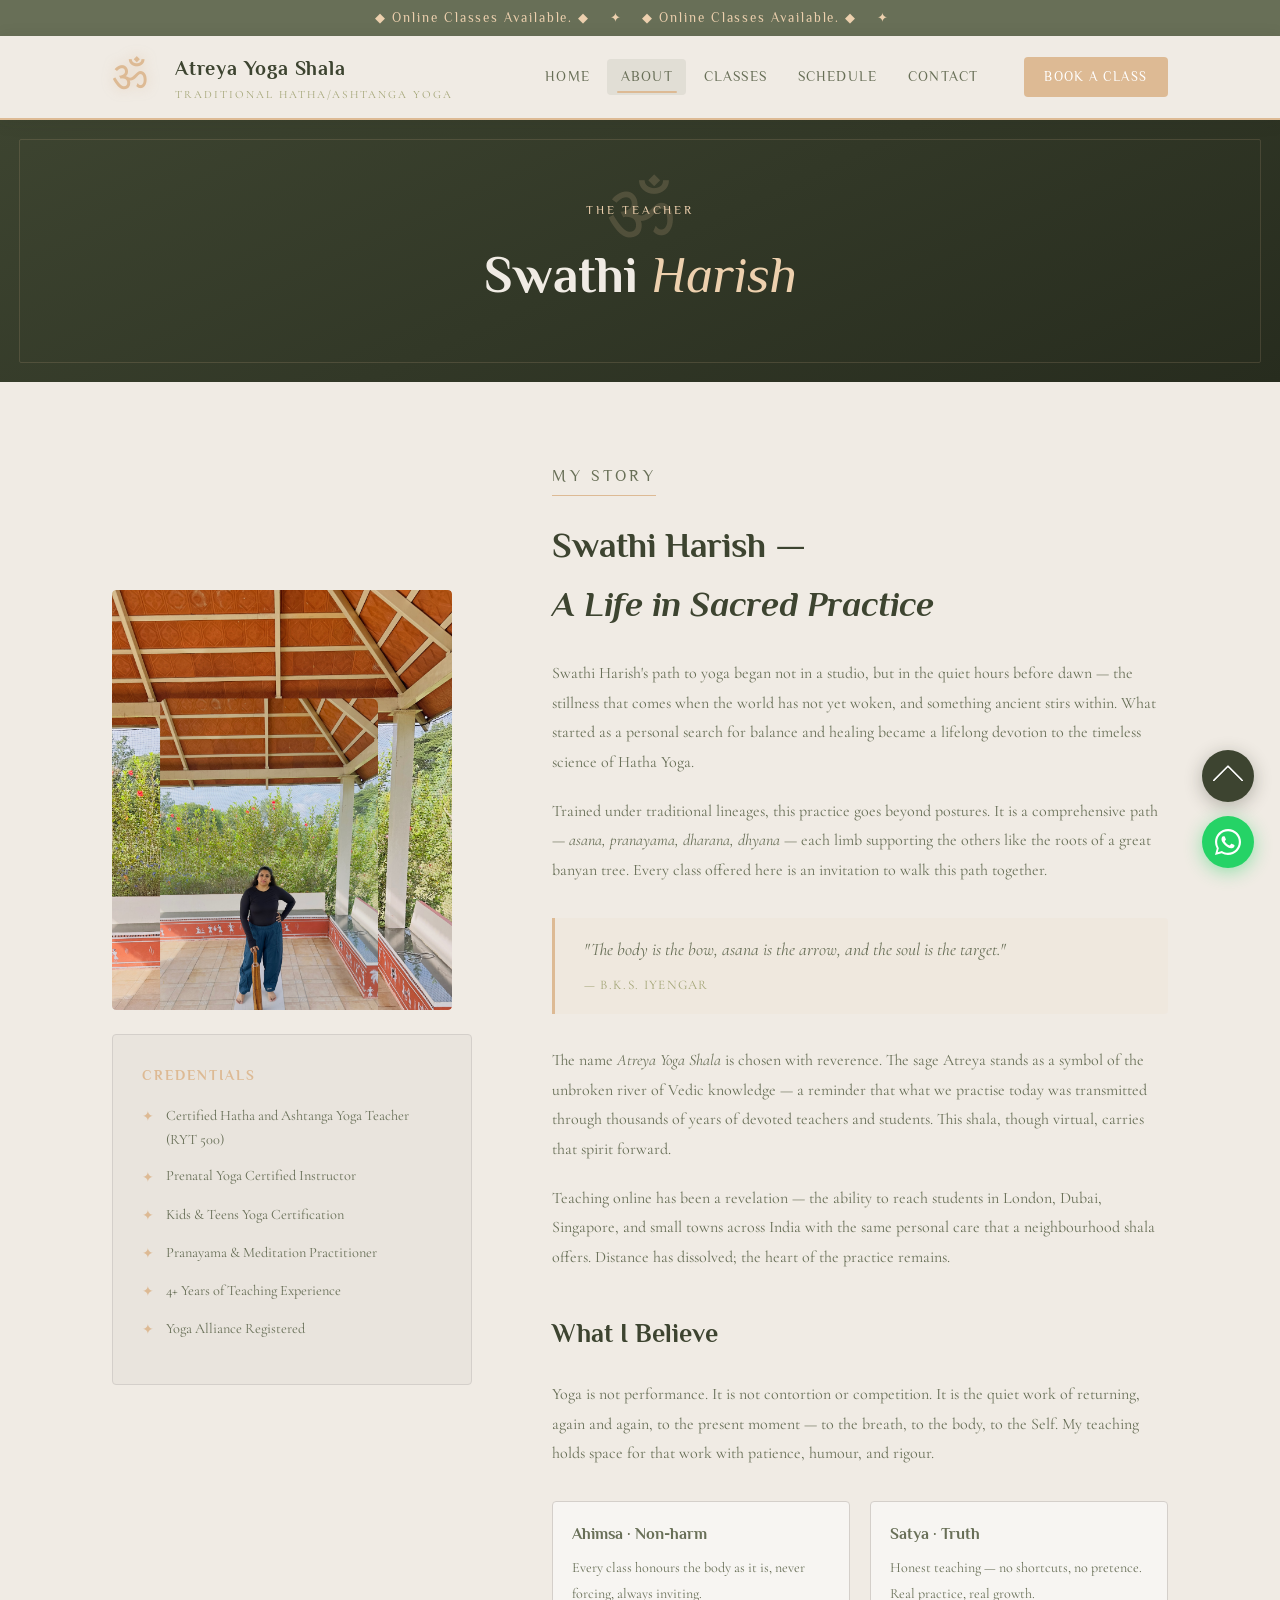
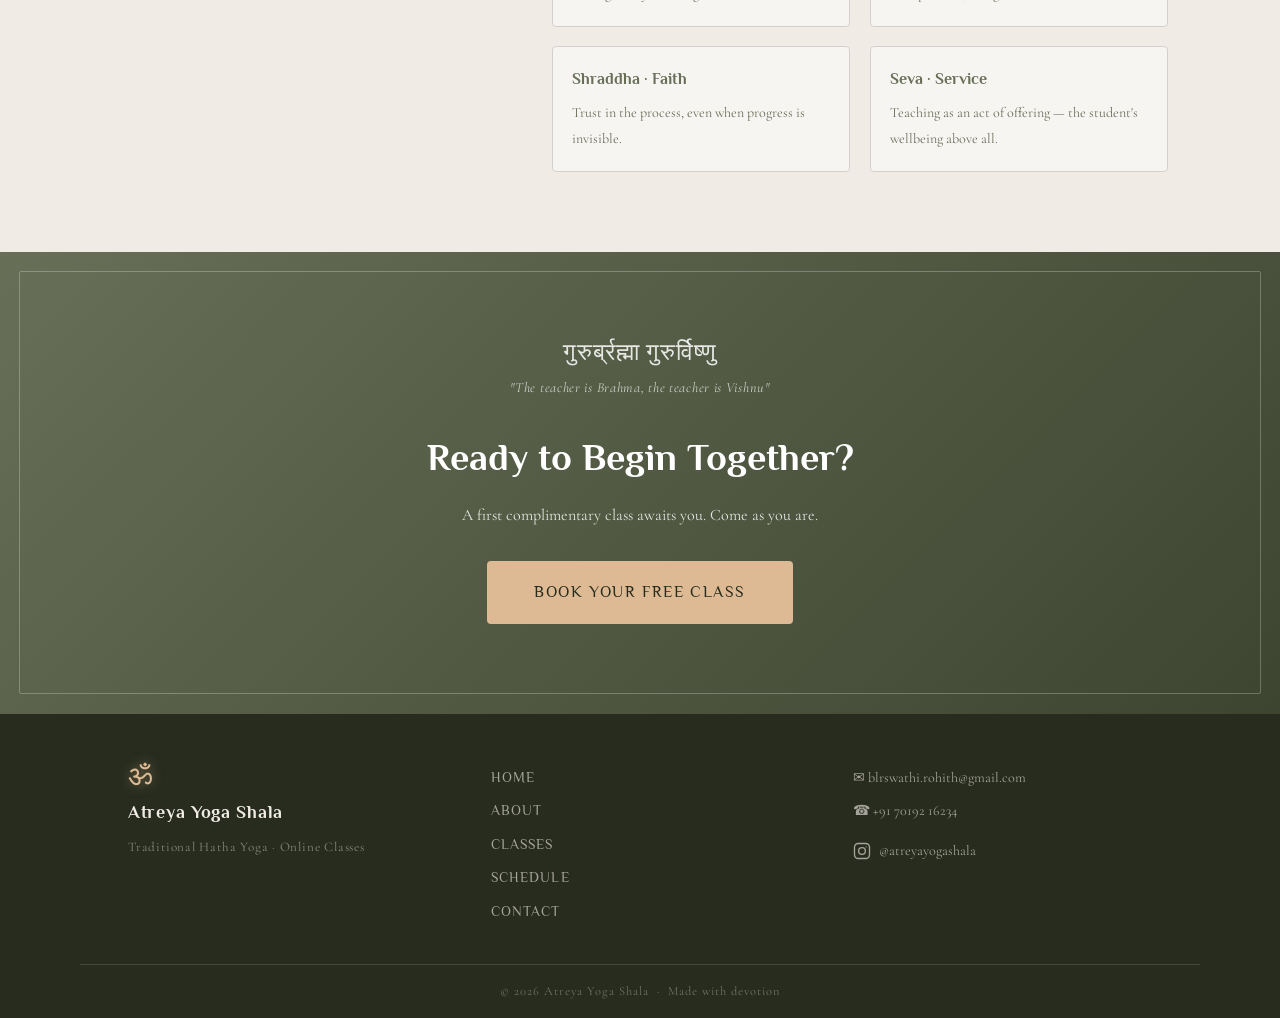
<file: about.html>
<!DOCTYPE html>
<html lang="en">
<head>
  <meta charset="UTF-8" />
  <meta name="viewport" content="width=device-width, initial-scale=1.0" />
  <title>About — Atreya Yoga Shala</title>
  <link rel="stylesheet" href="css/style.css" />
  <link rel="preconnect" href="https://fonts.googleapis.com" />
  <link rel="preconnect" href="https://fonts.gstatic.com" crossorigin />
  <link href="https://fonts.googleapis.com/css2?family=Cormorant+Garamond:ital,wght@0,300;0,400;0,600;1,300;1,400&family=Philosopher:ital,wght@0,400;0,700;1,400&family=IM+Fell+English:ital@0;1&display=swap" rel="stylesheet" />
  <link rel="stylesheet" href="css/animations.css" />
</head>
<body>

  <div class="topbar">
    <span>&#9670; Online Classes Available. &#9670;</span>
  </div>

  <header class="site-header">
    <div class="header-inner">
      <div class="logo">
        <div class="om-symbol">ॐ</div>
        <div class="logo-text">
          <span class="logo-main">Atreya Yoga Shala</span>
          <span class="logo-sub">Traditional Hatha/Ashtanga Yoga</span>
        </div>
      </div>
      <nav class="main-nav">
        <a href="index.html">Home</a>
        <a href="about.html" class="active">About</a>
        <a href="classes.html">Classes</a>
        <a href="schedule.html">Schedule</a>
        <a href="contact.html">Contact</a>
        <a href="contact.html" class="nav-book-mobile">Book a Class</a>
      </nav>
      <button class="hamburger" aria-label="Open menu" aria-expanded="false"><span></span><span></span><span></span></button>
      <a href="contact.html" class="btn-book">Book a Class</a>
    </div>
  </header>

  <!-- Page Hero -->
  <section class="page-hero">
    <div class="om-deco">ॐ</div>
    <p class="page-hero-label">The Teacher</p>
    <h1>Swathi <em>Harish</em></h1>
  </section>

  <!-- About Full -->
  <section class="section about-full">
    <div class="container about-full-inner">

      <div class="about-photo-wrap">
        <div class="about-frame">
          <img src="images/Swathi.JPG" alt="Swathi Harish —  Yoga Teacher" class="about-photo" />
          <div class="frame-corner fc-tl"></div>
          <div class="frame-corner fc-tr"></div>
          <div class="frame-corner fc-bl"></div>
          <div class="frame-corner fc-br"></div>
        </div>

        <div class="about-credentials">
          <h4>Credentials</h4>
          <div class="cred-item">Certified Hatha and Ashtanga Yoga Teacher (RYT 500)</div>
          <div class="cred-item">Prenatal Yoga Certified Instructor</div>
          <div class="cred-item">Kids &amp; Teens Yoga Certification</div>
          <div class="cred-item">Pranayama &amp; Meditation Practitioner</div>
          <div class="cred-item">4+ Years of Teaching Experience</div>
          <div class="cred-item">Yoga Alliance Registered</div>
        </div>
      </div>

      <div class="about-body">
        <p class="section-label">My Story</p>
        <h2>Swathi Harish —<br /><em>A Life in Sacred Practice</em></h2>

        <p>Swathi Harish's path to yoga began not in a studio, but in the quiet hours before dawn — the stillness that comes when the world has not yet woken, and something ancient stirs within. What started as a personal search for balance and healing became a lifelong devotion to the timeless science of Hatha Yoga.</p>

        <p>Trained under traditional lineages, this practice goes beyond postures. It is a comprehensive path — <em>asana, pranayama, dharana, dhyana</em> — each limb supporting the others like the roots of a great banyan tree. Every class offered here is an invitation to walk this path together.</p>

        <div class="blockquote-yogic">
          <p>"The body is the bow, asana is the arrow, and the soul is the target."</p>
          <cite>— B.K.S. Iyengar</cite>
        </div>

        <p>The name <em>Atreya Yoga Shala</em> is chosen with reverence. The sage Atreya stands as a symbol of the unbroken river of Vedic knowledge — a reminder that what we practise today was transmitted through thousands of years of devoted teachers and students. This shala, though virtual, carries that spirit forward.</p>

        <p>Teaching online has been a revelation — the ability to reach students in London, Dubai, Singapore, and small towns across India with the same personal care that a neighbourhood shala offers. Distance has dissolved; the heart of the practice remains.</p>

        <h2 style="font-size:1.6rem; margin-top:2.5rem;">What I Believe</h2>
        <p>Yoga is not performance. It is not contortion or competition. It is the quiet work of returning, again and again, to the present moment — to the breath, to the body, to the Self. My teaching holds space for that work with patience, humour, and rigour.</p>

        <div class="values-grid">
          <div class="value-item">
            <h5>Ahimsa · Non-harm</h5>
            <p>Every class honours the body as it is, never forcing, always inviting.</p>
          </div>
          <div class="value-item">
            <h5>Satya · Truth</h5>
            <p>Honest teaching — no shortcuts, no pretence. Real practice, real growth.</p>
          </div>
          <div class="value-item">
            <h5>Shraddha · Faith</h5>
            <p>Trust in the process, even when progress is invisible.</p>
          </div>
          <div class="value-item">
            <h5>Seva · Service</h5>
            <p>Teaching as an act of offering — the student's wellbeing above all.</p>
          </div>
        </div>
      </div>

    </div>
  </section>

  <!-- CTA -->
  <section class="cta-banner">
    <div class="container">
      <p class="cta-sanskrit">गुरुर्ब्रह्मा गुरुर्विष्णु</p>
      <p class="cta-translation">"The teacher is Brahma, the teacher is Vishnu"</p>
      <h2>Ready to Begin Together?</h2>
      <p>A first complimentary class awaits you. Come as you are.</p>
      <a href="contact.html" class="btn-primary large">Book Your Free Class</a>
    </div>
  </section>

  <footer class="site-footer">
    <div class="container footer-inner">
      <div class="footer-brand">
        <div class="om-symbol small">ॐ</div>
        <span class="logo-main">Atreya Yoga Shala</span>
        <p>Traditional Hatha Yoga · Online Classes</p>
      </div>
      <nav class="footer-nav">
        <a href="index.html">Home</a>
        <a href="about.html">About</a>
        <a href="classes.html">Classes</a>
        <a href="schedule.html">Schedule</a>
        <a href="contact.html">Contact</a>
      </nav>
      <div class="footer-contact">
        <p>&#9993; blrswathi.rohith@gmail.com</p>
        <p>&#9742; +91 70192 16234</p>
        <a href="https://www.instagram.com/" target="_blank" rel="noopener" class="footer-insta" aria-label="Instagram">
          <svg xmlns="http://www.w3.org/2000/svg" viewBox="0 0 24 24" fill="none" stroke="currentColor" stroke-width="1.8" stroke-linecap="round" stroke-linejoin="round">
            <rect x="2" y="2" width="20" height="20" rx="5" ry="5"/>
            <circle cx="12" cy="12" r="4.5"/>
            <circle cx="17.5" cy="6.5" r="0.8" fill="currentColor" stroke="none"/>
          </svg>
          <span>@atreyayogashala</span>
        </a>
      </div>
    </div>
    <div class="footer-bottom">
      <p>&#169; 2026 Atreya Yoga Shala &nbsp;·&nbsp; Made with devotion</p>
    </div>
  </footer>

  <div class="floating-btns">
    <button class="fab fab-top" aria-label="Scroll to top" data-tip="Back to top">
      <span class="fab-arrow"></span>
    </button>
    <a class="fab fab-whatsapp" href="https://wa.me/917019216234" target="_blank" rel="noopener" aria-label="Chat on WhatsApp" data-tip="WhatsApp us">
      <svg xmlns="http://www.w3.org/2000/svg" viewBox="0 0 24 24"><path d="M20.52 3.48A11.93 11.93 0 0 0 12 0C5.37 0 0 5.37 0 12a11.9 11.9 0 0 0 1.64 6.06L0 24l6.11-1.6A11.94 11.94 0 0 0 12 24c6.63 0 12-5.37 12-12 0-3.2-1.25-6.22-3.48-8.52zM12 22c-1.85 0-3.66-.5-5.24-1.44l-.37-.22-3.86 1.01 1.03-3.75-.24-.38A9.94 9.94 0 0 1 2 12C2 6.48 6.48 2 12 2c2.67 0 5.18 1.04 7.07 2.93A9.93 9.93 0 0 1 22 12c0 5.52-4.48 10-10 10zm5.47-7.4c-.3-.15-1.76-.87-2.03-.97-.27-.1-.47-.15-.67.15-.2.3-.77.97-.94 1.17-.17.2-.35.22-.65.07a8.17 8.17 0 0 1-2.4-1.48 9.03 9.03 0 0 1-1.66-2.07c-.17-.3 0-.46.13-.6.13-.14.3-.35.44-.52.15-.17.2-.3.3-.5.1-.2.05-.37-.02-.52-.08-.15-.67-1.61-.92-2.2-.24-.58-.49-.5-.67-.51h-.57c-.2 0-.52.07-.79.37-.27.3-1.03 1.01-1.03 2.46s1.06 2.86 1.2 3.06c.15.2 2.08 3.18 5.05 4.46.7.3 1.25.48 1.68.62.7.22 1.34.19 1.85.11.56-.08 1.76-.72 2.01-1.41.25-.7.25-1.3.17-1.42-.07-.12-.27-.2-.57-.34z"/></svg>
    </a>
  </div>

  <script src="js/animations.js" defer></script>
</body>
</html>
</file>
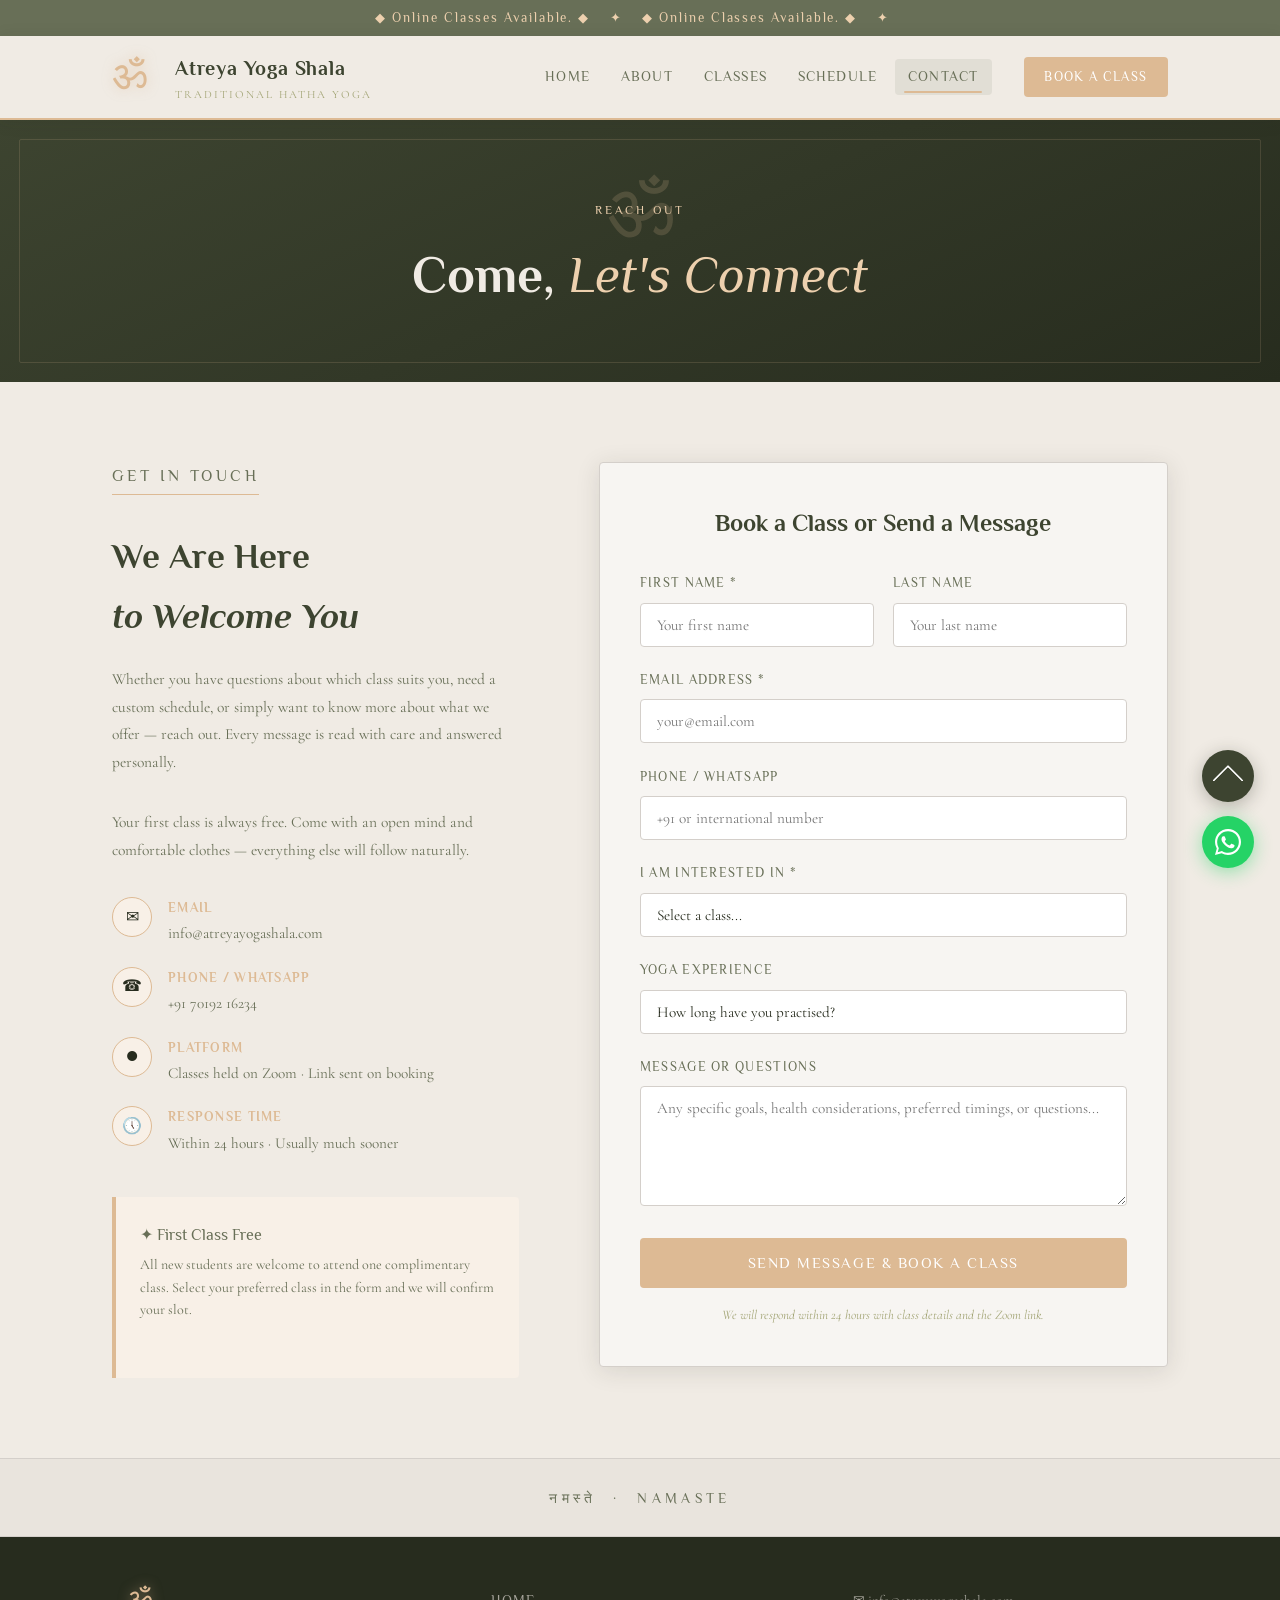
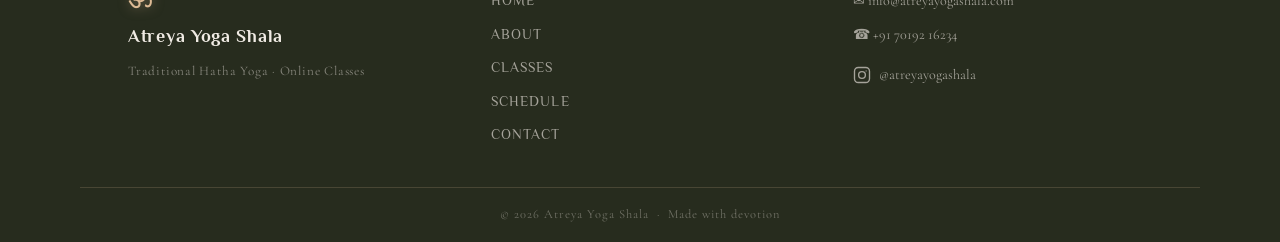
<file: contact.html>
<!DOCTYPE html>
<html lang="en">
<head>
  <meta charset="UTF-8" />
  <meta name="viewport" content="width=device-width, initial-scale=1.0" />
  <title>Contact — Atreya Yoga Shala</title>
  <link rel="stylesheet" href="css/style.css" />
  <link rel="preconnect" href="https://fonts.googleapis.com" />
  <link rel="preconnect" href="https://fonts.gstatic.com" crossorigin />
  <link href="https://fonts.googleapis.com/css2?family=Cormorant+Garamond:ital,wght@0,300;0,400;0,600;1,300;1,400&family=Philosopher:ital,wght@0,400;0,700;1,400&family=IM+Fell+English:ital@0;1&display=swap" rel="stylesheet" />
  <link rel="stylesheet" href="css/animations.css" />
</head>
<body>

  <div class="topbar">
    <span>&#9670; Online Classes Available. &#9670;</span>
  </div>

  <header class="site-header">
    <div class="header-inner">
      <div class="logo">
        <div class="om-symbol">ॐ</div>
        <div class="logo-text">
          <span class="logo-main">Atreya Yoga Shala</span>
          <span class="logo-sub">Traditional Hatha Yoga</span>
        </div>
      </div>
      <nav class="main-nav">
        <a href="index.html">Home</a>
        <a href="about.html">About</a>
        <a href="classes.html">Classes</a>
        <a href="schedule.html">Schedule</a>
        <a href="contact.html" class="active">Contact</a>
        <a href="contact.html" class="nav-book-mobile">Book a Class</a>
      </nav>
      <button class="hamburger" aria-label="Open menu" aria-expanded="false"><span></span><span></span><span></span></button>
      <a href="contact.html" class="btn-book">Book a Class</a>
    </div>
  </header>

  <!-- Page Hero -->
  <section class="page-hero">
    <div class="om-deco">ॐ</div>
    <p class="page-hero-label">Reach Out</p>
    <h1>Come, <em>Let's Connect</em></h1>
  </section>

  <!-- Contact Section -->
  <section class="section contact-section">
    <div class="container contact-inner">

      <div class="contact-info">
        <p class="section-label">Get in Touch</p>
        <h2>We Are Here<br /><em>to Welcome You</em></h2>
        <p>Whether you have questions about which class suits you, need a custom schedule, or simply want to know more about what we offer — reach out. Every message is read with care and answered personally.</p>
        <p>Your first class is always free. Come with an open mind and comfortable clothes — everything else will follow naturally.</p>

        <div class="contact-detail">
          <div class="contact-detail-icon">&#9993;</div>
          <div class="contact-detail-text">
            <strong>Email</strong>
            <span>info@atreyayogashala.com</span>
          </div>
        </div>

        <div class="contact-detail">
          <div class="contact-detail-icon">&#9742;</div>
          <div class="contact-detail-text">
            <strong>Phone / WhatsApp</strong>
            <span>+91 70192 16234</span>
          </div>
        </div>

        <div class="contact-detail">
          <div class="contact-detail-icon">&#9679;</div>
          <div class="contact-detail-text">
            <strong>Platform</strong>
            <span>Classes held on Zoom · Link sent on booking</span>
          </div>
        </div>

        <div class="contact-detail">
          <div class="contact-detail-icon">&#128340;</div>
          <div class="contact-detail-text">
            <strong>Response Time</strong>
            <span>Within 24 hours · Usually much sooner</span>
          </div>
        </div>

        <div style="margin-top:2.5rem; padding:1.5rem; background:var(--saffron-pale); border-left:4px solid var(--saffron); border-radius:0 4px 4px 0;">
          <p style="font-family:var(--font-display); color:var(--burgundy); font-size:1rem; margin-bottom:0.3rem;">&#10022; First Class Free</p>
          <p style="font-size:0.88rem; color:var(--text-mid); line-height:1.6;">All new students are welcome to attend one complimentary class. Select your preferred class in the form and we will confirm your slot.</p>
        </div>
      </div>

      <div class="contact-form-wrap">
        <h3>Book a Class or Send a Message</h3>

        <form id="contactForm" action="https://formsubmit.co/el/cenaci" method="POST">
          <input type="hidden" name="_subject" value="New Class Booking — Atreya Yoga Shala" />
          <input type="hidden" name="_template" value="table" />
          <input type="hidden" name="_captcha" value="false" />
          <input type="hidden" name="_next" id="formNextUrl" value="" />

          <div class="form-row">
            <div class="form-group">
              <label for="fname">First Name *</label>
              <input type="text" id="fname" name="first_name" placeholder="Your first name" required />
            </div>
            <div class="form-group">
              <label for="lname">Last Name</label>
              <input type="text" id="lname" name="last_name" placeholder="Your last name" />
            </div>
          </div>

          <div class="form-group">
            <label for="email">Email Address *</label>
            <input type="email" id="email" name="email" placeholder="your@email.com" required />
          </div>

          <div class="form-group">
            <label for="phone">Phone / WhatsApp</label>
            <input type="tel" id="phone" name="phone" placeholder="+91 or international number" />
          </div>

          <div class="form-group">
            <label for="class_type">I am interested in *</label>
            <select id="class_type" name="class_type" required>
              <option value="" disabled selected>Select a class...</option>
              <option value="Hatha Yoga — Beginner">Hatha Yoga — Beginner</option>
              <option value="Hatha Yoga — All Levels">Hatha Yoga — All Levels</option>
              <option value="Hatha Yoga — Intermediate">Hatha Yoga — Intermediate</option>
              <option value="Ashtanga Yoga">Ashtanga Yoga</option>
              <option value="Kids Yoga — Ages 5 to 9">Kids Yoga — Ages 5 to 9</option>
              <option value="Kids Yoga — Ages 10 to 14">Kids Yoga — Ages 10 to 14</option>
              <option value="Prenatal Yoga">Prenatal Yoga</option>
              <option value="Private One-on-One Session">Private One-on-One Session</option>
              <option value="General Enquiry">General Enquiry</option>
            </select>
          </div>

          <div class="form-group">
            <label for="experience">Yoga Experience</label>
            <select id="experience" name="experience">
              <option value="" disabled selected>How long have you practised?</option>
              <option value="Complete beginner">I am a complete beginner</option>
              <option value="Less than 1 year">Less than 1 year</option>
              <option value="1 to 3 years">1 to 3 years</option>
              <option value="More than 3 years">More than 3 years</option>
            </select>
          </div>

          <div class="form-group">
            <label for="message">Message or Questions</label>
            <textarea id="message" name="message" placeholder="Any specific goals, health considerations, preferred timings, or questions..."></textarea>
          </div>

          <button type="submit" class="form-submit" id="formSubmitBtn">
            Send Message &amp; Book a Class
          </button>
          <p class="form-note">We will respond within 24 hours with class details and the Zoom link.</p>
        </form>
      </div>

    </div>
  </section>

  <!-- Sanskrit closing -->
  <div class="ornament-divider" style="background:var(--cream);">
    <span style="font-family:var(--font-display); font-size:0.9rem; letter-spacing:0.3em; color:var(--burgundy);">नमस्ते &nbsp;·&nbsp; NAMASTE</span>
  </div>

  <footer class="site-footer">
    <div class="container footer-inner">
      <div class="footer-brand">
        <div class="om-symbol small">ॐ</div>
        <span class="logo-main">Atreya Yoga Shala</span>
        <p>Traditional Hatha Yoga · Online Classes</p>
      </div>
      <nav class="footer-nav">
        <a href="index.html">Home</a>
        <a href="about.html">About</a>
        <a href="classes.html">Classes</a>
        <a href="schedule.html">Schedule</a>
        <a href="contact.html">Contact</a>
      </nav>
      <div class="footer-contact">
        <p>&#9993; info@atreyayogashala.com</p>
        <p>&#9742; +91 70192 16234</p>
        <a href="https://www.instagram.com/" target="_blank" rel="noopener" class="footer-insta" aria-label="Instagram">
          <svg xmlns="http://www.w3.org/2000/svg" viewBox="0 0 24 24" fill="none" stroke="currentColor" stroke-width="1.8" stroke-linecap="round" stroke-linejoin="round">
            <rect x="2" y="2" width="20" height="20" rx="5" ry="5"/>
            <circle cx="12" cy="12" r="4.5"/>
            <circle cx="17.5" cy="6.5" r="0.8" fill="currentColor" stroke="none"/>
          </svg>
          <span>@atreyayogashala</span>
        </a>
      </div>
    </div>
    <div class="footer-bottom">
      <p>&#169; 2026 Atreya Yoga Shala &nbsp;·&nbsp; Made with devotion</p>
    </div>
  </footer>

  <div class="floating-btns">
    <button class="fab fab-top" aria-label="Scroll to top" data-tip="Back to top">
      <span class="fab-arrow"></span>
    </button>
    <a class="fab fab-whatsapp" href="https://wa.me/917019216234" target="_blank" rel="noopener" aria-label="Chat on WhatsApp" data-tip="WhatsApp us">
      <svg xmlns="http://www.w3.org/2000/svg" viewBox="0 0 24 24"><path d="M20.52 3.48A11.93 11.93 0 0 0 12 0C5.37 0 0 5.37 0 12a11.9 11.9 0 0 0 1.64 6.06L0 24l6.11-1.6A11.94 11.94 0 0 0 12 24c6.63 0 12-5.37 12-12 0-3.2-1.25-6.22-3.48-8.52zM12 22c-1.85 0-3.66-.5-5.24-1.44l-.37-.22-3.86 1.01 1.03-3.75-.24-.38A9.94 9.94 0 0 1 2 12C2 6.48 6.48 2 12 2c2.67 0 5.18 1.04 7.07 2.93A9.93 9.93 0 0 1 22 12c0 5.52-4.48 10-10 10zm5.47-7.4c-.3-.15-1.76-.87-2.03-.97-.27-.1-.47-.15-.67.15-.2.3-.77.97-.94 1.17-.17.2-.35.22-.65.07a8.17 8.17 0 0 1-2.4-1.48 9.03 9.03 0 0 1-1.66-2.07c-.17-.3 0-.46.13-.6.13-.14.3-.35.44-.52.15-.17.2-.3.3-.5.1-.2.05-.37-.02-.52-.08-.15-.67-1.61-.92-2.2-.24-.58-.49-.5-.67-.51h-.57c-.2 0-.52.07-.79.37-.27.3-1.03 1.01-1.03 2.46s1.06 2.86 1.2 3.06c.15.2 2.08 3.18 5.05 4.46.7.3 1.25.48 1.68.62.7.22 1.34.19 1.85.11.56-.08 1.76-.72 2.01-1.41.25-.7.25-1.3.17-1.42-.07-.12-.27-.2-.57-.34z"/></svg>
    </a>
  </div>

  <script src="js/animations.js" defer></script>
  <script>
    (function () {
      var form = document.getElementById('contactForm');
      if (!form) return;
      // Set _next to the thankyou page on the same origin so formsubmit redirects correctly
      var nextInput = document.getElementById('formNextUrl');
      if (nextInput && (window.location.protocol === 'http:' || window.location.protocol === 'https:')) {
        nextInput.value = window.location.href.replace(/contact\.html.*$/, '') + 'thankyou.html';
      }
      form.addEventListener('submit', function () {
        var btn = document.getElementById('formSubmitBtn');
        if (btn) { btn.textContent = 'Sending…'; btn.disabled = true; }
      });
    })();
  </script>
</body>
</html>
</file>
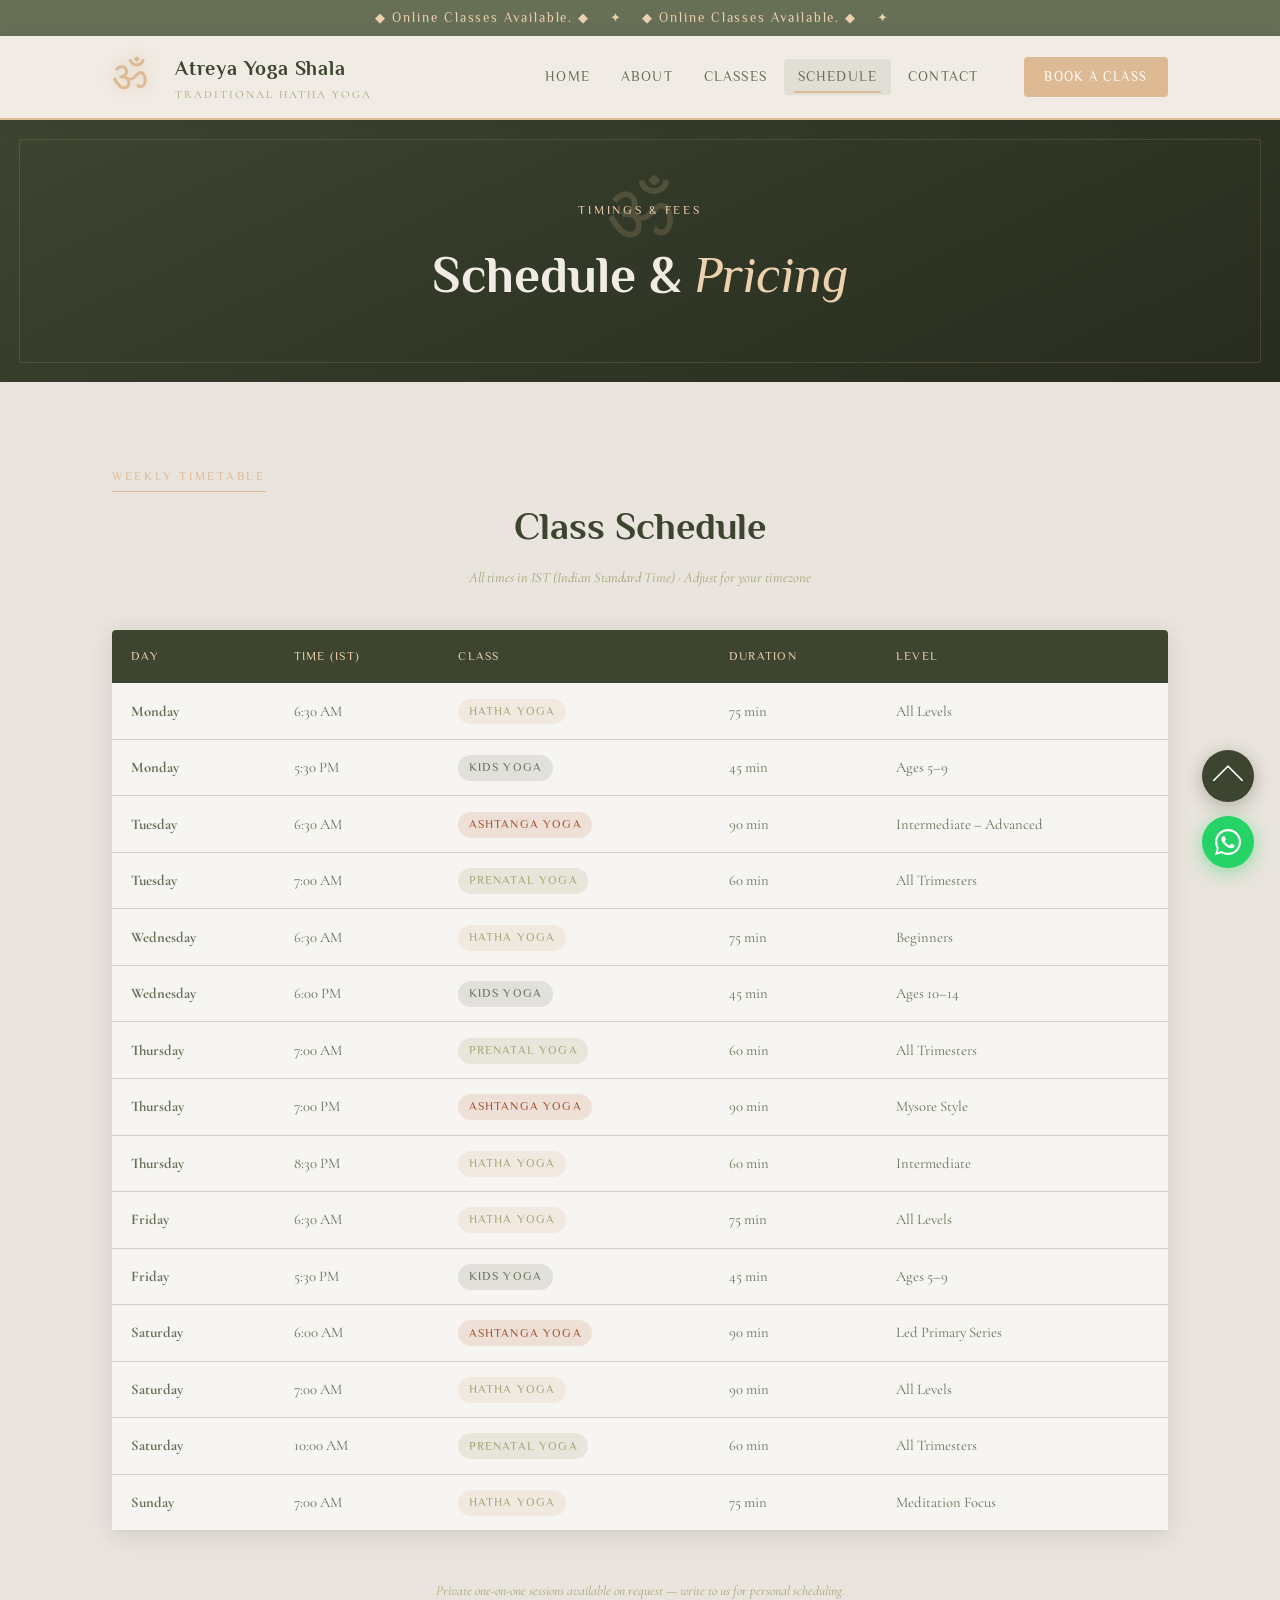
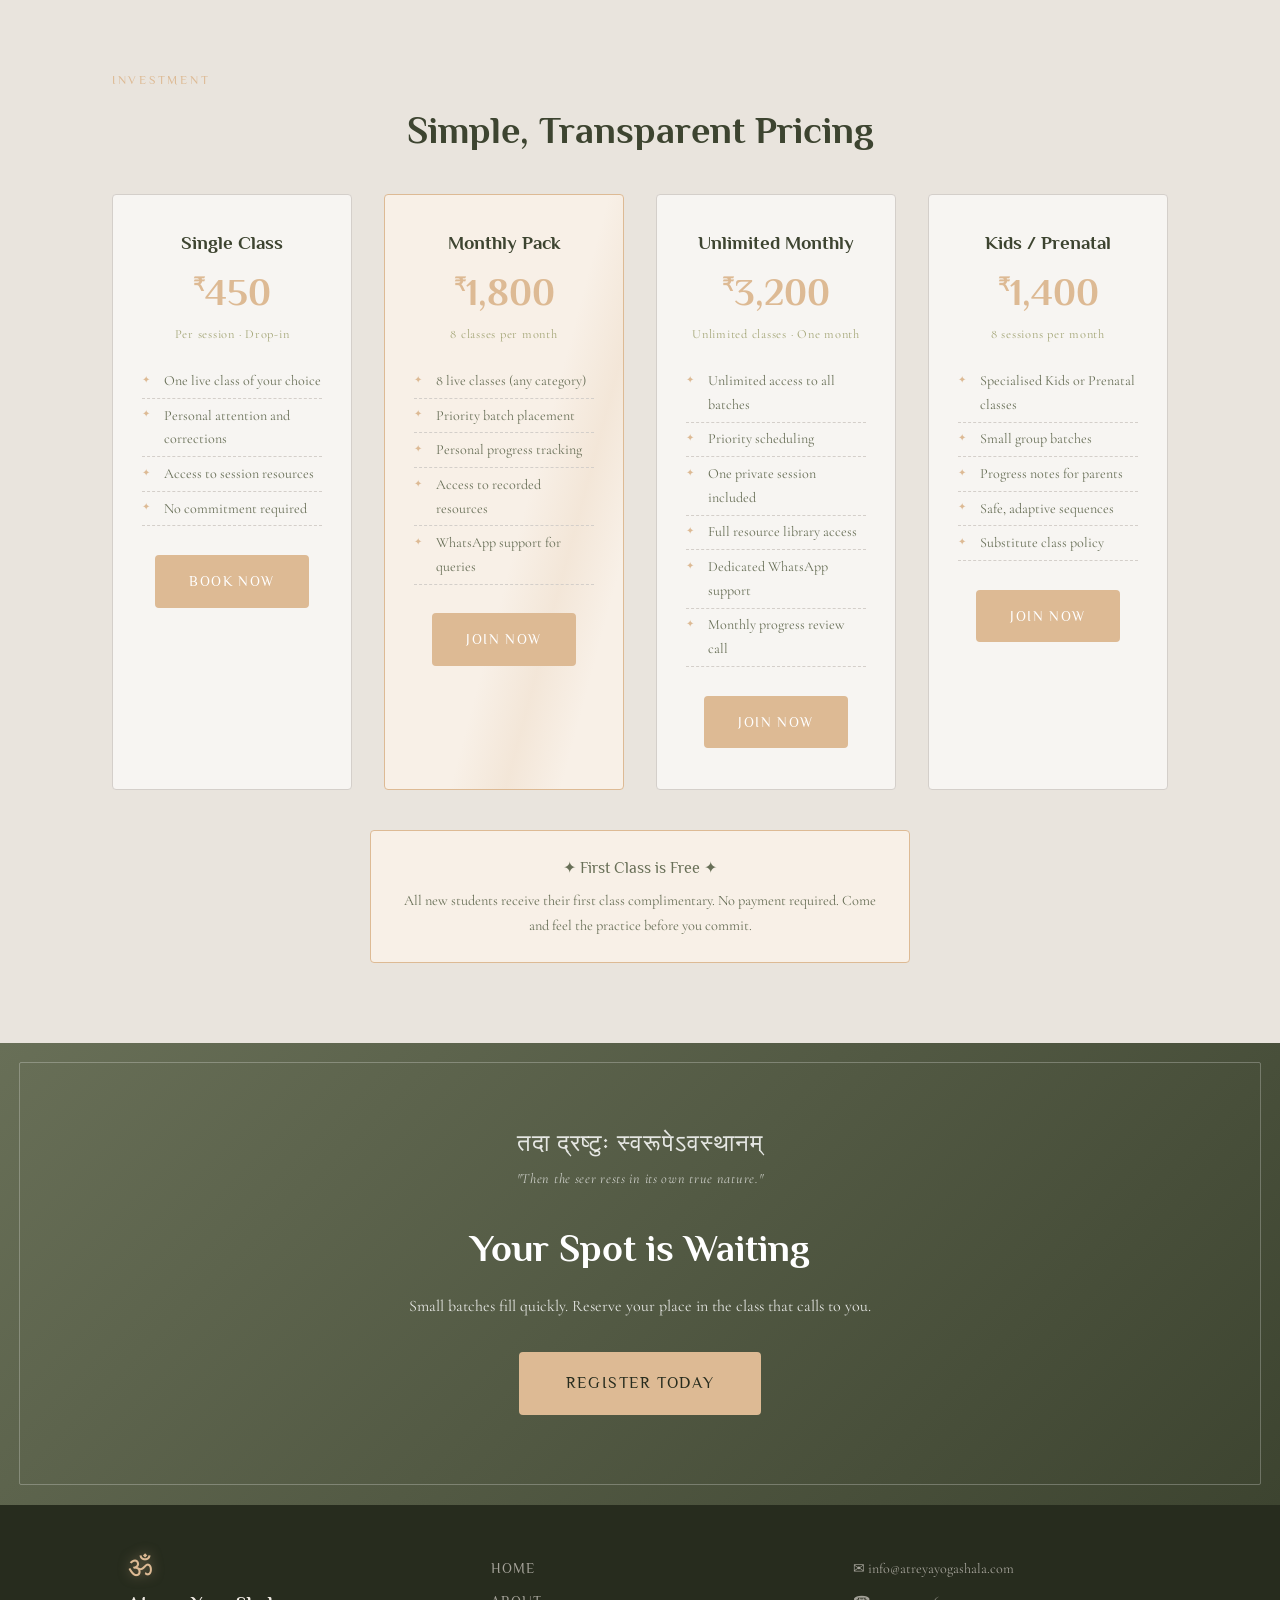
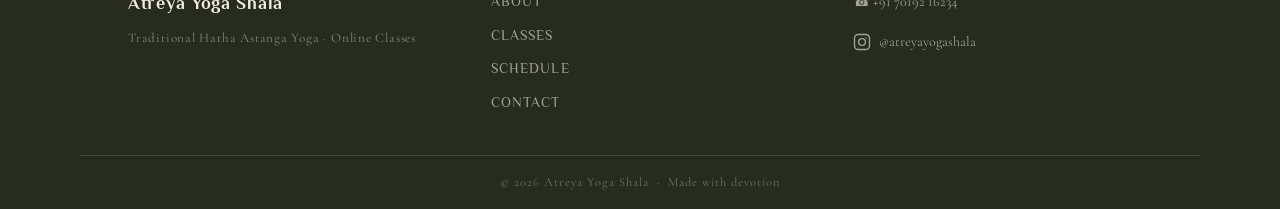
<file: schedule.html>
<!DOCTYPE html>
<html lang="en">
<head>
  <meta charset="UTF-8" />
  <meta name="viewport" content="width=device-width, initial-scale=1.0" />
  <title>Schedule &amp; Pricing — Atreya Yoga Shala</title>
  <link rel="stylesheet" href="css/style.css" />
  <link rel="preconnect" href="https://fonts.googleapis.com" />
  <link rel="preconnect" href="https://fonts.gstatic.com" crossorigin />
  <link href="https://fonts.googleapis.com/css2?family=Cormorant+Garamond:ital,wght@0,300;0,400;0,600;1,300;1,400&family=Philosopher:ital,wght@0,400;0,700;1,400&family=IM+Fell+English:ital@0;1&display=swap" rel="stylesheet" />
  <link rel="stylesheet" href="css/animations.css" />
</head>
<body>

  <div class="topbar">
    <span>&#9670; Online Classes Available. &#9670;</span>
  </div>

  <header class="site-header">
    <div class="header-inner">
      <div class="logo">
        <div class="om-symbol">ॐ</div>
        <div class="logo-text">
          <span class="logo-main">Atreya Yoga Shala</span>
          <span class="logo-sub">Traditional Hatha Yoga</span>
        </div>
      </div>
      <nav class="main-nav">
        <a href="index.html">Home</a>
        <a href="about.html">About</a>
        <a href="classes.html">Classes</a>
        <a href="schedule.html" class="active">Schedule</a>
        <a href="contact.html">Contact</a>
        <a href="contact.html" class="nav-book-mobile">Book a Class</a>
      </nav>
      <button class="hamburger" aria-label="Open menu" aria-expanded="false"><span></span><span></span><span></span></button>
      <a href="contact.html" class="btn-book">Book a Class</a>
    </div>
  </header>

  <!-- Page Hero -->
  <section class="page-hero">
    <div class="om-deco">ॐ</div>
    <p class="page-hero-label">Timings &amp; Fees</p>
    <h1>Schedule &amp; <em>Pricing</em></h1>
  </section>

  <!-- Schedule -->
  <section class="section schedule-section">
    <div class="container">

      <p class="section-label">Weekly Timetable</p>
      <h2 class="section-title">Class Schedule</h2>
      <p style="text-align:center; color:var(--text-light); font-style:italic; margin-top:-1.5rem; margin-bottom:2.5rem; font-size:0.9rem;">All times in IST (Indian Standard Time) · Adjust for your timezone</p>

      <div class="schedule-table-wrap">
        <table class="schedule-table">
          <thead>
            <tr>
              <th>Day</th>
              <th>Time (IST)</th>
              <th>Class</th>
              <th>Duration</th>
              <th>Level</th>
            </tr>
          </thead>
          <tbody>
            <tr>
              <td><strong>Monday</strong></td>
              <td>6:30 AM</td>
              <td><span class="badge badge-hatha">Hatha Yoga</span></td>
              <td>75 min</td>
              <td>All Levels</td>
            </tr>
            <tr>
              <td><strong>Monday</strong></td>
              <td>5:30 PM</td>
              <td><span class="badge badge-kids">Kids Yoga</span></td>
              <td>45 min</td>
              <td>Ages 5–9</td>
            </tr>
            <tr>
              <td><strong>Tuesday</strong></td>
              <td>6:30 AM</td>
              <td><span class="badge badge-ashtanga">Ashtanga Yoga</span></td>
              <td>90 min</td>
              <td>Intermediate – Advanced</td>
            </tr>
            <tr>
              <td><strong>Tuesday</strong></td>
              <td>7:00 AM</td>
              <td><span class="badge badge-prenatal">Prenatal Yoga</span></td>
              <td>60 min</td>
              <td>All Trimesters</td>
            </tr>
            <tr>
              <td><strong>Wednesday</strong></td>
              <td>6:30 AM</td>
              <td><span class="badge badge-hatha">Hatha Yoga</span></td>
              <td>75 min</td>
              <td>Beginners</td>
            </tr>
            <tr>
              <td><strong>Wednesday</strong></td>
              <td>6:00 PM</td>
              <td><span class="badge badge-kids">Kids Yoga</span></td>
              <td>45 min</td>
              <td>Ages 10–14</td>
            </tr>
            <tr>
              <td><strong>Thursday</strong></td>
              <td>7:00 AM</td>
              <td><span class="badge badge-prenatal">Prenatal Yoga</span></td>
              <td>60 min</td>
              <td>All Trimesters</td>
            </tr>
            <tr>
              <td><strong>Thursday</strong></td>
              <td>7:00 PM</td>
              <td><span class="badge badge-ashtanga">Ashtanga Yoga</span></td>
              <td>90 min</td>
              <td>Mysore Style</td>
            </tr>
            <tr>
              <td><strong>Thursday</strong></td>
              <td>8:30 PM</td>
              <td><span class="badge badge-hatha">Hatha Yoga</span></td>
              <td>60 min</td>
              <td>Intermediate</td>
            </tr>
            <tr>
              <td><strong>Friday</strong></td>
              <td>6:30 AM</td>
              <td><span class="badge badge-hatha">Hatha Yoga</span></td>
              <td>75 min</td>
              <td>All Levels</td>
            </tr>
            <tr>
              <td><strong>Friday</strong></td>
              <td>5:30 PM</td>
              <td><span class="badge badge-kids">Kids Yoga</span></td>
              <td>45 min</td>
              <td>Ages 5–9</td>
            </tr>
            <tr>
              <td><strong>Saturday</strong></td>
              <td>6:00 AM</td>
              <td><span class="badge badge-ashtanga">Ashtanga Yoga</span></td>
              <td>90 min</td>
              <td>Led Primary Series</td>
            </tr>
            <tr>
              <td><strong>Saturday</strong></td>
              <td>7:00 AM</td>
              <td><span class="badge badge-hatha">Hatha Yoga</span></td>
              <td>90 min</td>
              <td>All Levels</td>
            </tr>
            <tr>
              <td><strong>Saturday</strong></td>
              <td>10:00 AM</td>
              <td><span class="badge badge-prenatal">Prenatal Yoga</span></td>
              <td>60 min</td>
              <td>All Trimesters</td>
            </tr>
            <tr>
              <td><strong>Sunday</strong></td>
              <td>7:00 AM</td>
              <td><span class="badge badge-hatha">Hatha Yoga</span></td>
              <td>75 min</td>
              <td>Meditation Focus</td>
            </tr>
          </tbody>
        </table>
      </div>

      <p style="color:var(--text-light); font-size:0.85rem; font-style:italic; text-align:center; margin-bottom:4rem;">Private one-on-one sessions available on request — write to us for personal scheduling.</p>

      <!-- Pricing -->
      <p class="section-label">Investment</p>
      <h2 class="section-title">Simple, Transparent Pricing</h2>

      <div class="pricing-grid">

        <div class="price-card">
          <h3>Single Class</h3>
          <div class="price"><sup>&#8377;</sup>450</div>
          <p class="price-note">Per session · Drop-in</p>
          <ul>
            <li>One live class of your choice</li>
            <li>Personal attention and corrections</li>
            <li>Access to session resources</li>
            <li>No commitment required</li>
          </ul>
          <a href="contact.html" class="btn-primary">Book Now</a>
        </div>

        <div class="price-card highlighted">
          <h3>Monthly Pack</h3>
          <div class="price"><sup>&#8377;</sup>1,800</div>
          <p class="price-note">8 classes per month</p>
          <ul>
            <li>8 live classes (any category)</li>
            <li>Priority batch placement</li>
            <li>Personal progress tracking</li>
            <li>Access to recorded resources</li>
            <li>WhatsApp support for queries</li>
          </ul>
          <a href="contact.html" class="btn-primary">Join Now</a>
        </div>

        <div class="price-card">
          <h3>Unlimited Monthly</h3>
          <div class="price"><sup>&#8377;</sup>3,200</div>
          <p class="price-note">Unlimited classes · One month</p>
          <ul>
            <li>Unlimited access to all batches</li>
            <li>Priority scheduling</li>
            <li>One private session included</li>
            <li>Full resource library access</li>
            <li>Dedicated WhatsApp support</li>
            <li>Monthly progress review call</li>
          </ul>
          <a href="contact.html" class="btn-primary">Join Now</a>
        </div>

        <div class="price-card">
          <h3>Kids / Prenatal</h3>
          <div class="price"><sup>&#8377;</sup>1,400</div>
          <p class="price-note">8 sessions per month</p>
          <ul>
            <li>Specialised Kids or Prenatal classes</li>
            <li>Small group batches</li>
            <li>Progress notes for parents</li>
            <li>Safe, adaptive sequences</li>
            <li>Substitute class policy</li>
          </ul>
          <a href="contact.html" class="btn-primary">Join Now</a>
        </div>

      </div>

      <div style="text-align:center; margin-top:2.5rem; padding:1.5rem; background:var(--saffron-pale); border:1px solid var(--saffron); border-radius:4px; max-width:540px; margin-left:auto; margin-right:auto;">
        <p style="font-family:var(--font-display); color:var(--burgundy); font-size:1rem; margin-bottom:0.4rem;">&#10022; First Class is Free &#10022;</p>
        <p style="font-size:0.9rem; color:var(--text-mid);">All new students receive their first class complimentary. No payment required. Come and feel the practice before you commit.</p>
      </div>

    </div>
  </section>

  <!-- CTA -->
  <section class="cta-banner">
    <div class="container">
      <p class="cta-sanskrit">तदा द्रष्टुः स्वरूपेऽवस्थानम्</p>
      <p class="cta-translation">"Then the seer rests in its own true nature."</p>
      <h2>Your Spot is Waiting</h2>
      <p>Small batches fill quickly. Reserve your place in the class that calls to you.</p>
      <a href="contact.html" class="btn-primary large">Register Today</a>
    </div>
  </section>

  <footer class="site-footer">
    <div class="container footer-inner">
      <div class="footer-brand">
        <div class="om-symbol small">ॐ</div>
        <span class="logo-main">Atreya Yoga Shala</span>
        <p>Traditional Hatha Astanga Yoga · Online Classes</p>
      </div>
      <nav class="footer-nav">
        <a href="index.html">Home</a>
        <a href="about.html">About</a>
        <a href="classes.html">Classes</a>
        <a href="schedule.html">Schedule</a>
        <a href="contact.html">Contact</a>
      </nav>
      <div class="footer-contact">
        <p>&#9993; info@atreyayogashala.com</p>
        <p>&#9742; +91 70192 16234</p>
        <a href="https://www.instagram.com/" target="_blank" rel="noopener" class="footer-insta" aria-label="Instagram">
          <svg xmlns="http://www.w3.org/2000/svg" viewBox="0 0 24 24" fill="none" stroke="currentColor" stroke-width="1.8" stroke-linecap="round" stroke-linejoin="round">
            <rect x="2" y="2" width="20" height="20" rx="5" ry="5"/>
            <circle cx="12" cy="12" r="4.5"/>
            <circle cx="17.5" cy="6.5" r="0.8" fill="currentColor" stroke="none"/>
          </svg>
          <span>@atreyayogashala</span>
        </a>
      </div>
    </div>
    <div class="footer-bottom">
      <p>&#169; 2026 Atreya Yoga Shala &nbsp;·&nbsp; Made with devotion</p>
    </div>
  </footer>

  <div class="floating-btns">
    <button class="fab fab-top" aria-label="Scroll to top" data-tip="Back to top">
      <span class="fab-arrow"></span>
    </button>
    <a class="fab fab-whatsapp" href="https://wa.me/917019216234" target="_blank" rel="noopener" aria-label="Chat on WhatsApp" data-tip="WhatsApp us">
      <svg xmlns="http://www.w3.org/2000/svg" viewBox="0 0 24 24"><path d="M20.52 3.48A11.93 11.93 0 0 0 12 0C5.37 0 0 5.37 0 12a11.9 11.9 0 0 0 1.64 6.06L0 24l6.11-1.6A11.94 11.94 0 0 0 12 24c6.63 0 12-5.37 12-12 0-3.2-1.25-6.22-3.48-8.52zM12 22c-1.85 0-3.66-.5-5.24-1.44l-.37-.22-3.86 1.01 1.03-3.75-.24-.38A9.94 9.94 0 0 1 2 12C2 6.48 6.48 2 12 2c2.67 0 5.18 1.04 7.07 2.93A9.93 9.93 0 0 1 22 12c0 5.52-4.48 10-10 10zm5.47-7.4c-.3-.15-1.76-.87-2.03-.97-.27-.1-.47-.15-.67.15-.2.3-.77.97-.94 1.17-.17.2-.35.22-.65.07a8.17 8.17 0 0 1-2.4-1.48 9.03 9.03 0 0 1-1.66-2.07c-.17-.3 0-.46.13-.6.13-.14.3-.35.44-.52.15-.17.2-.3.3-.5.1-.2.05-.37-.02-.52-.08-.15-.67-1.61-.92-2.2-.24-.58-.49-.5-.67-.51h-.57c-.2 0-.52.07-.79.37-.27.3-1.03 1.01-1.03 2.46s1.06 2.86 1.2 3.06c.15.2 2.08 3.18 5.05 4.46.7.3 1.25.48 1.68.62.7.22 1.34.19 1.85.11.56-.08 1.76-.72 2.01-1.41.25-.7.25-1.3.17-1.42-.07-.12-.27-.2-.57-.34z"/></svg>
    </a>
  </div>

  <script src="js/animations.js" defer></script>
</body>
</html>
</file>
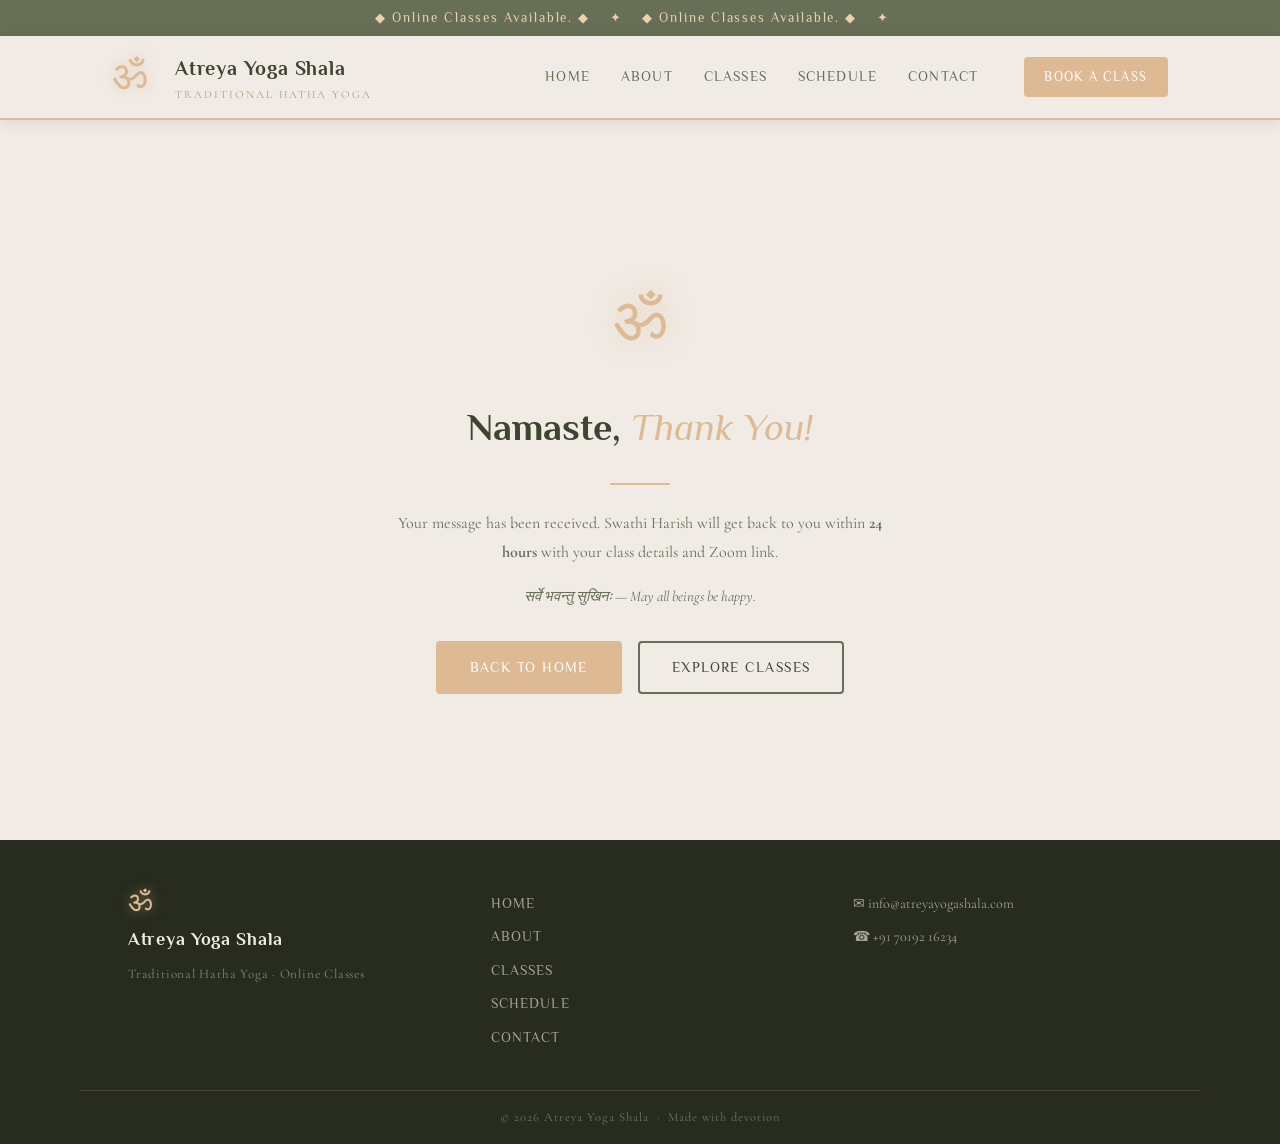
<file: thankyou.html>
<!DOCTYPE html>
<html lang="en">
<head>
  <meta charset="UTF-8" />
  <meta name="viewport" content="width=device-width, initial-scale=1.0" />
  <title>Thank You — Atreya Yoga Shala</title>
  <link rel="stylesheet" href="css/style.css" />
  <link rel="stylesheet" href="css/animations.css" />
  <link rel="preconnect" href="https://fonts.googleapis.com" />
  <link rel="preconnect" href="https://fonts.gstatic.com" crossorigin />
  <link href="https://fonts.googleapis.com/css2?family=Cormorant+Garamond:ital,wght@0,300;0,400;0,600;1,300;1,400&family=Philosopher:ital,wght@0,400;0,700;1,400&family=IM+Fell+English:ital@0;1&display=swap" rel="stylesheet" />
  <style>
    .thankyou-section {
      min-height: 80vh;
      display: flex;
      align-items: center;
      justify-content: center;
      background: var(--parchment);
      padding: 4rem 2rem;
    }
    .thankyou-box {
      max-width: 520px;
      text-align: center;
    }
    .thankyou-om {
      font-size: 4rem;
      color: var(--tan);
      text-shadow: 0 0 24px rgba(221,186,148,0.5);
      margin-bottom: 1.2rem;
      display: block;
      animation: omPulse 3s ease-in-out infinite;
    }
    .thankyou-box h1 {
      font-family: var(--font-display);
      font-size: 2.4rem;
      color: var(--olive-dark);
      margin-bottom: 0.6rem;
    }
    .thankyou-box h1 em {
      font-style: italic;
      font-weight: 300;
      color: var(--tan);
    }
    .thankyou-box p {
      font-size: 1rem;
      color: var(--text-mid);
      line-height: 1.8;
      margin-bottom: 1rem;
    }
    .thankyou-divider {
      width: 60px;
      height: 2px;
      background: var(--tan);
      margin: 1.5rem auto;
      border-radius: 2px;
    }
    .thankyou-actions {
      display: flex;
      gap: 1rem;
      justify-content: center;
      flex-wrap: wrap;
      margin-top: 2rem;
    }
  </style>
</head>
<body>

  <div class="topbar">
    <span>&#9670; Online Classes Available. &#9670;</span>
  </div>

  <header class="site-header">
    <div class="header-inner">
      <div class="logo">
        <div class="om-symbol">ॐ</div>
        <div class="logo-text">
          <span class="logo-main">Atreya Yoga Shala</span>
          <span class="logo-sub">Traditional Hatha Yoga</span>
        </div>
      </div>
      <nav class="main-nav">
        <a href="index.html">Home</a>
        <a href="about.html">About</a>
        <a href="classes.html">Classes</a>
        <a href="schedule.html">Schedule</a>
        <a href="contact.html">Contact</a>
        <a href="contact.html" class="nav-book-mobile">Book a Class</a>
      </nav>
      <button class="hamburger" aria-label="Open menu" aria-expanded="false"><span></span><span></span><span></span></button>
      <a href="contact.html" class="btn-book">Book a Class</a>
    </div>
  </header>

  <section class="thankyou-section">
    <div class="thankyou-box">
      <span class="thankyou-om">ॐ</span>
      <h1>Namaste, <em>Thank You!</em></h1>
      <div class="thankyou-divider"></div>
      <p>Your message has been received. Swathi Harish will get back to you within <strong>24 hours</strong> with your class details and Zoom link.</p>
      <p style="font-style:italic; font-size:0.92rem;">सर्वे भवन्तु सुखिनः — May all beings be happy.</p>
      <div class="thankyou-actions">
        <a href="index.html" class="btn-primary">Back to Home</a>
        <a href="classes.html" class="btn-outline" style="color:var(--olive-dark); border-color:var(--olive);">Explore Classes</a>
      </div>
    </div>
  </section>

  <footer class="site-footer">
    <div class="container footer-inner">
      <div class="footer-brand">
        <div class="om-symbol small">ॐ</div>
        <span class="logo-main">Atreya Yoga Shala</span>
        <p>Traditional Hatha Yoga · Online Classes</p>
      </div>
      <nav class="footer-nav">
        <a href="index.html">Home</a>
        <a href="about.html">About</a>
        <a href="classes.html">Classes</a>
        <a href="schedule.html">Schedule</a>
        <a href="contact.html">Contact</a>
      </nav>
      <div class="footer-contact">
        <p>&#9993; info@atreyayogashala.com</p>
        <p>&#9742; +91 70192 16234</p>
      </div>
    </div>
    <div class="footer-bottom">
      <p>&#169; 2026 Atreya Yoga Shala &nbsp;·&nbsp; Made with devotion</p>
    </div>
  </footer>

  <script src="js/animations.js" defer></script>
</body>
</html>
</file>
<file: css/style.css>
/* ============================================================
   ATREYA YOGA SHALA — Main Stylesheet
   Traditional Yogic Aesthetic
   ============================================================ */

/* ---------- Custom Properties ---------- */
:root {
  /* ── Palette from brand swatches ── */
  --tan:           #DDBA94;   /* warm tan / main accent   */
  --tan-light:     #EDD0AE;
  --tan-pale:      #F8F0E7;
  --olive:         #686F57;   /* dark olive / hero/footer */
  --olive-dark:    #3D4430;   /* deepest olive            */
  --olive-deep:    #272C1E;   /* footer / darkest text bg */
  --sage:          #A3A576;   /* mid sage green           */
  --sage-light:    #BFC29A;
  --sage-pale:     #EDEEE5;
  --cream:         #E9E4DD;   /* light cream              */
  --parchment:     #F0EBE4;
  --off-white:     #F7F5F2;
  --text-dark:     #272C1E;
  --text-mid:      #686F57;
  --text-light:    #A3A576;
  --border:        #D4CFCA;

  /* keep old names mapped so nothing breaks */
  --saffron:       #DDBA94;
  --saffron-light: #EDD0AE;
  --saffron-pale:  #F8F0E7;
  --burgundy:      #686F57;
  --burgundy-dark: #3D4430;
  --deep-brown:    #272C1E;
  --warm-brown:    #A3A576;
  --gold:          #DDBA94;
  --gold-light:    #EDD0AE;
  --lotus-pink:    #A3A576;
  --lotus-pale:    #EDEEE5;

  --font-serif:    'Cormorant Garamond', 'Georgia', serif;
  --font-display:  'Philosopher', 'Georgia', serif;
  --font-classic:  'IM Fell English', 'Georgia', serif;

  --radius:        4px;
  --shadow:        0 4px 24px rgba(40, 44, 30, 0.12);
  --shadow-deep:   0 8px 40px rgba(40, 44, 30, 0.20);
  --transition:    0.3s ease;
}

/* ---------- Reset & Base ---------- */
*, *::before, *::after { box-sizing: border-box; margin: 0; padding: 0; }

html {
  scroll-behavior: smooth;
  font-size: 16px;
  overflow-x: hidden;   /* block horizontal scroll at root */
  max-width: 100%;
}

body {
  font-family: var(--font-serif);
  background: var(--off-white);
  color: var(--text-dark);
  line-height: 1.7;
  overflow-x: hidden;
  max-width: 100%;
  width: 100%;
}

a { color: inherit; text-decoration: none; transition: color var(--transition); }

img { max-width: 100%; display: block; }

.container {
  max-width: 1120px;
  margin: 0 auto;
  padding: 0 2rem;
}

/* ---------- Top Bar ---------- */
.topbar {
  background: var(--burgundy);
  color: var(--gold-light);
  text-align: center;
  font-size: 0.8rem;
  letter-spacing: 0.15em;
  padding: 0.45rem 0;
  font-family: var(--font-display);
  overflow: hidden;       /* contain the ticker */
  white-space: nowrap;
  max-width: 100vw;
}

/* ---------- Header / Nav ---------- */
.site-header {
  background: var(--parchment);
  border-bottom: 2px solid var(--gold);
  position: sticky;
  top: 0;
  z-index: 100;
  box-shadow: 0 2px 16px rgba(60,30,10,0.10);
}

.header-inner {
  max-width: 1120px;
  margin: 0 auto;
  padding: 0.9rem 2rem;
  display: flex;
  align-items: center;
  gap: 2rem;
}

.logo {
  display: flex;
  align-items: center;
  gap: 0.75rem;
  flex-shrink: 0;
}

.om-symbol {
  font-size: 2.6rem;
  color: var(--saffron);
  line-height: 1;
  text-shadow: 0 0 12px rgba(221,186,148,0.5);
}
.om-symbol.small { font-size: 1.8rem; }

.logo-text { display: flex; flex-direction: column; margin-left: 1rem; }
.logo-main {
  font-family: var(--font-display);
  font-size: 1.25rem;
  font-weight: 700;
  color: var(--burgundy-dark);
  letter-spacing: 0.04em;
}
.logo-sub {
  font-family: var(--font-serif);
  font-size: 0.7rem;
  letter-spacing: 0.18em;
  color: var(--warm-brown);
  text-transform: uppercase;
}

.main-nav {
  display: flex;
  gap: 0.25rem;
  margin-left: auto;
}

.main-nav a {
  font-family: var(--font-display);
  font-size: 0.88rem;
  letter-spacing: 0.08em;
  color: var(--text-mid);
  padding: 0.4rem 0.85rem;
  border-radius: var(--radius);
  transition: color var(--transition), background var(--transition);
  text-transform: uppercase;
}
.main-nav a:hover,
.main-nav a.active {
  color: var(--olive);
  background: rgba(104,111,87,0.10);
}

/* Hide mobile-only book button on desktop */
.nav-book-mobile { display: none; }

.btn-book {
  font-family: var(--font-display);
  font-size: 0.82rem;
  letter-spacing: 0.1em;
  text-transform: uppercase;
  background: var(--saffron);
  color: #fff;
  padding: 0.55rem 1.3rem;
  border-radius: var(--radius);
  white-space: nowrap;
  transition: background var(--transition), box-shadow var(--transition);
}
.btn-book:hover {
  background: var(--olive);
  box-shadow: 0 4px 16px rgba(104,111,87,0.35);
  color: #fff;
}

/* ---------- Buttons ---------- */
.btn-primary {
  display: inline-block;
  background: var(--saffron);
  color: #fff;
  font-family: var(--font-display);
  font-size: 0.9rem;
  letter-spacing: 0.1em;
  text-transform: uppercase;
  padding: 0.75rem 2rem;
  border-radius: var(--radius);
  border: 2px solid var(--saffron);
  transition: background var(--transition), box-shadow var(--transition), color var(--transition);
}
.btn-primary:hover {
  background: var(--olive);
  border-color: var(--olive);
  color: #fff;
  box-shadow: 0 4px 20px rgba(104,111,87,0.40);
}
.btn-primary.large { padding: 1rem 2.8rem; font-size: 1rem; }

.btn-outline {
  display: inline-block;
  background: transparent;
  color: var(--parchment);
  font-family: var(--font-display);
  font-size: 0.9rem;
  letter-spacing: 0.1em;
  text-transform: uppercase;
  padding: 0.75rem 2rem;
  border-radius: var(--radius);
  border: 2px solid rgba(233,228,221,0.6);
  transition: background var(--transition), border-color var(--transition);
}
.btn-outline:hover {
  background: rgba(233,228,221,0.15);
  border-color: var(--cream);
  color: var(--cream);
}

/* ---------- Hero ---------- */
.hero {
  position: relative;
  min-height: 92vh;
  background: linear-gradient(155deg, var(--olive-dark) 0%, #2C3020 50%, var(--olive-deep) 100%);
  display: flex;
  align-items: center;
  justify-content: space-between;
  padding: 5rem 6vw;
  overflow: hidden;
}

/* Mandala background pattern */
.mandala-bg {
  position: absolute;
  inset: 0;
  background-image:
    radial-gradient(circle at 65% 50%, rgba(221,186,148,0.08) 0%, transparent 55%),
    repeating-conic-gradient(
      from 0deg at 65% 50%,
      transparent 0deg,
      transparent 8deg,
      rgba(163,165,118,0.04) 9deg,
      rgba(163,165,118,0.04) 10deg
    );
  pointer-events: none;
}

/* Decorative border lines in hero */
.hero::before {
  content: '';
  position: absolute;
  inset: 1.5rem;
  border: 1px solid rgba(221,186,148,0.20);
  border-radius: 2px;
  pointer-events: none;
}

.hero-content {
  position: relative;
  z-index: 2;
  max-width: 580px;
}

.hero-sanskrit {
  font-family: var(--font-display);
  font-size: 1.4rem;
  color: var(--gold-light);
  letter-spacing: 0.05em;
  margin-bottom: 0.3rem;
}
.hero-translation {
  font-family: var(--font-serif);
  font-style: italic;
  font-size: 0.95rem;
  color: rgba(233,228,221,0.65);
  margin-bottom: 0.1rem;
}
.hero-source {
  font-size: 0.78rem;
  letter-spacing: 0.12em;
  color: rgba(233,228,221,0.42);
  text-transform: uppercase;
  margin-bottom: 2rem;
}

.hero-title {
  font-family: var(--font-display);
  font-size: clamp(2.6rem, 5vw, 4.2rem);
  font-weight: 700;
  color: var(--parchment);
  line-height: 1.15;
  margin-bottom: 1.25rem;
}
.hero-title em {
  font-style: italic;
  color: var(--tan-light);
  font-weight: 300;
}

.hero-desc {
  font-size: 1.1rem;
  color: rgba(233,228,221,0.80);
  max-width: 480px;
  margin-bottom: 2.2rem;
  line-height: 1.8;
}

.hero-actions { display: flex; gap: 1rem; flex-wrap: wrap; }

/* Lotus illustration */
.hero-lotus {
  position: relative;
  z-index: 2;
  flex-shrink: 0;
}

.lotus {
  position: relative;
  width: 280px;
  height: 280px;
}

.petal {
  position: absolute;
  width: 60px;
  height: 110px;
  background: linear-gradient(160deg, rgba(163,165,118,0.75), rgba(104,111,87,0.55));
  border-radius: 50% 50% 50% 50% / 60% 60% 40% 40%;
  top: 50%;
  left: 50%;
  transform-origin: bottom center;
  margin-left: -30px;
  margin-top: -110px;
  border: 1px solid rgba(221,186,148,0.30);
  box-shadow: inset 0 0 20px rgba(221,186,148,0.12);
}

.p1 { transform: rotate(0deg); }
.p2 { transform: rotate(45deg); }
.p3 { transform: rotate(90deg); }
.p4 { transform: rotate(135deg); }
.p5 { transform: rotate(180deg); }
.p6 { transform: rotate(225deg); }
.p7 { transform: rotate(270deg); }
.p8 { transform: rotate(315deg); }

.lotus-center {
  position: absolute;
  top: 50%;
  left: 50%;
  transform: translate(-50%, -50%);
  width: 72px;
  height: 72px;
  background: radial-gradient(circle, var(--saffron) 0%, var(--gold) 100%);
  border-radius: 50%;
  display: flex;
  align-items: center;
  justify-content: center;
  font-size: 2rem;
  color: #fff;
  box-shadow: 0 0 30px rgba(221,186,148,0.55), 0 0 60px rgba(221,186,148,0.20);
  z-index: 5;
}

/* ---------- Ornament Divider ---------- */
.ornament-divider {
  text-align: center;
  padding: 1.4rem 0;
  background: var(--parchment);
  color: var(--gold);
  font-size: 1.2rem;
  letter-spacing: 0.5em;
  border-top: 1px solid var(--border);
  border-bottom: 1px solid var(--border);
}

/* ---------- Sections ---------- */
.section {
  padding: 5rem 0;
}

.section-label {
  font-family: var(--font-display);
  font-size: 0.78rem;
  letter-spacing: 0.22em;
  text-transform: uppercase;
  color: var(--saffron);
  margin-bottom: 0.6rem;
  text-align: center;
}

.section-title {
  font-family: var(--font-display);
  font-size: clamp(1.8rem, 3vw, 2.8rem);
  font-weight: 700;
  color: var(--burgundy-dark);
  line-height: 1.25;
  margin-bottom: 2.5rem;
  text-align: center;
}
.section-title.left { text-align: left; }
.section-title em {
  font-style: italic;
  font-weight: 300;
  color: var(--saffron);
}

/* ---------- Classes Preview ---------- */
.classes-preview { background: var(--cream); }

.cards-grid {
  display: grid;
  grid-template-columns: repeat(auto-fit, minmax(280px, 1fr));
  gap: 2rem;
}

.class-card {
  background: var(--off-white);
  border: 1px solid var(--border);
  border-top: 4px solid var(--saffron);
  border-radius: var(--radius);
  padding: 2.2rem 1.8rem;
  position: relative;
  transition: box-shadow var(--transition), transform var(--transition);
}
.class-card:hover {
  box-shadow: var(--shadow);
  transform: translateY(-4px);
}
.class-card.featured {
  border-top-color: var(--burgundy);
  background: var(--lotus-pale);
}

.card-ribbon {
  position: absolute;
  top: -1px;
  right: 1.5rem;
  background: var(--burgundy);
  color: #fff;
  font-size: 0.7rem;
  letter-spacing: 0.1em;
  text-transform: uppercase;
  padding: 0.25rem 0.75rem;
  font-family: var(--font-display);
  border-radius: 0 0 var(--radius) var(--radius);
}

/* Card image banner */
.card-img {
  width: calc(100% + 3.6rem);
  margin: -2.2rem -1.8rem 1.5rem;
  height: 180px;
  overflow: hidden;
  border-radius: var(--radius) var(--radius) 0 0;
  position: relative;
}
.card-img img {
  width: 100%;
  height: 100%;
  object-fit: cover;
  object-position: center;
  display: block;
  transition: transform 0.5s cubic-bezier(0.22,1,0.36,1);
}
.class-card:hover .card-img img { transform: scale(1.07); }
.card-img::after {
  content: '';
  position: absolute;
  inset: 0;
  background: linear-gradient(to bottom, transparent 50%, rgba(39,44,30,0.35) 100%);
  pointer-events: none;
}

.card-icon {
  font-size: 2.4rem;
  margin-bottom: 1rem;
}

.class-card h3 {
  font-family: var(--font-display);
  font-size: 1.4rem;
  color: var(--burgundy-dark);
  margin-bottom: 0.2rem;
}

.card-tag {
  font-size: 0.75rem;
  letter-spacing: 0.14em;
  text-transform: uppercase;
  color: var(--saffron);
  font-family: var(--font-display);
  margin-bottom: 0.9rem;
}

.class-card p {
  font-size: 0.95rem;
  color: var(--text-mid);
  margin-bottom: 1.4rem;
  line-height: 1.75;
}

.card-link {
  font-family: var(--font-display);
  font-size: 0.85rem;
  letter-spacing: 0.1em;
  color: var(--saffron);
  text-transform: uppercase;
  transition: color var(--transition);
}
.card-link:hover { color: var(--burgundy); }

/* ---------- About Teaser ---------- */
.about-teaser { background: var(--parchment); }

.about-teaser-inner {
  display: grid;
  grid-template-columns: 1fr 1fr;
  gap: 5rem;
  align-items: center;
}

.about-img-wrap { display: flex; justify-content: center; }

.about-frame {
  position: relative;
  width: 340px;
  height: 420px;
  overflow: hidden;
  border-radius: var(--radius);
}

.about-photo {
  position: absolute;
  inset: 0;
  width: 100%;
  height: 100%;
  object-fit: cover;
  object-position: top center;
  display: block;
  border-radius: var(--radius);
}

.about-placeholder {
  width: 100%;
  height: 100%;
  background: linear-gradient(145deg, var(--burgundy-dark), var(--deep-brown));
  border-radius: var(--radius);
  display: flex;
  flex-direction: column;
  align-items: center;
  justify-content: center;
  gap: 1rem;
  color: rgba(233,228,221,0.55);
  font-family: var(--font-serif);
  font-size: 0.9rem;
  text-align: center;
  letter-spacing: 0.05em;
}
.about-placeholder .big-om {
  font-size: 5rem;
  color: rgba(221,186,148,0.45);
}

/* Decorative corner frames */
.frame-corner {
  position: absolute;
  width: 28px;
  height: 28px;
  z-index: 2;
  border-color: var(--gold);
  border-style: solid;
}
.fc-tl { top: -8px; left: -8px; border-width: 2px 0 0 2px; }
.fc-tr { top: -8px; right: -8px; border-width: 2px 2px 0 0; }
.fc-bl { bottom: -8px; left: -8px; border-width: 0 0 2px 2px; }
.fc-br { bottom: -8px; right: -8px; border-width: 0 2px 2px 0; }

.about-text .section-label { text-align: left; }

.about-text p {
  font-size: 1rem;
  color: var(--text-mid);
  margin-bottom: 1.2rem;
  line-height: 1.8;
}
.about-text p em {
  font-style: italic;
  color: var(--burgundy);
}

/* ---------- Why Online ---------- */
.why-online { background: var(--cream); }

.pillars-grid {
  display: grid;
  grid-template-columns: repeat(auto-fit, minmax(220px, 1fr));
  gap: 2.5rem;
}

.pillar { text-align: center; padding: 0.5rem 1rem; }

.pillar-num {
  font-family: var(--font-display);
  font-size: 2rem;
  color: var(--gold);
  margin-bottom: 0.8rem;
  line-height: 1;
}

.pillar h4 {
  font-family: var(--font-display);
  font-size: 1.1rem;
  color: var(--burgundy-dark);
  margin-bottom: 0.6rem;
}

.pillar p {
  font-size: 0.92rem;
  color: var(--text-mid);
  line-height: 1.75;
}

/* ---------- Testimonials ---------- */
.testimonials {
  background: var(--burgundy-dark);
}
.testimonials .section-label { color: var(--gold-light); }
.testimonials .section-title { color: var(--parchment); }

.testimonials-grid {
  display: grid;
  grid-template-columns: repeat(auto-fit, minmax(260px, 1fr));
  gap: 2rem;
}

.testimonial {
  background: rgba(255,255,255,0.05);
  border: 1px solid rgba(221,186,148,0.22);
  border-radius: var(--radius);
  padding: 2rem 1.8rem;
  position: relative;
}
.testimonial::before {
  content: '\201C';
  position: absolute;
  top: 0.5rem;
  left: 1.2rem;
  font-size: 4rem;
  color: var(--saffron);
  opacity: 0.3;
  font-family: Georgia, serif;
  line-height: 1;
}

.testimonial .quote {
  font-family: var(--font-serif);
  font-style: italic;
  font-size: 1rem;
  color: rgba(233,228,221,0.85);
  line-height: 1.8;
  margin-bottom: 1.2rem;
}

.testimonial .author {
  font-family: var(--font-display);
  font-size: 0.82rem;
  letter-spacing: 0.1em;
  color: var(--gold-light);
}

/* ---------- CTA Banner ---------- */
.cta-banner {
  background: linear-gradient(135deg, var(--olive) 0%, var(--olive-dark) 100%);
  padding: 5rem 2rem;
  text-align: center;
  position: relative;
  overflow: hidden;
}
.cta-banner::before {
  content: '';
  position: absolute;
  inset: 1.2rem;
  border: 1px solid rgba(255,255,255,0.25);
  border-radius: 2px;
  pointer-events: none;
}

.cta-banner .cta-sanskrit {
  font-family: var(--font-display);
  font-size: 1.5rem;
  color: rgba(255,255,255,0.85);
  letter-spacing: 0.04em;
  margin-bottom: 0.2rem;
}
.cta-banner .cta-translation {
  font-style: italic;
  font-size: 0.88rem;
  color: rgba(255,255,255,0.7);
  margin-bottom: 1.5rem;
  letter-spacing: 0.05em;
}

.cta-banner h2 {
  font-family: var(--font-display);
  font-size: clamp(1.8rem, 3vw, 2.6rem);
  color: #fff;
  margin-bottom: 0.8rem;
}

.cta-banner p {
  font-size: 1rem;
  color: rgba(255,255,255,0.85);
  margin-bottom: 2rem;
}

.cta-banner .btn-primary {
  background: var(--tan);
  border-color: var(--tan);
  color: var(--olive-deep);
}
.cta-banner .btn-primary:hover {
  background: var(--tan-light);
  border-color: var(--tan-light);
  color: var(--olive-deep);
  box-shadow: 0 6px 24px rgba(221,186,148,0.4);
}

/* ---------- Footer ---------- */
.site-footer {
  background: var(--deep-brown);
  color: rgba(233,228,221,0.75);
  padding: 3rem 0 0;
}

.footer-inner {
  display: grid;
  grid-template-columns: 1fr 1fr 1fr;
  gap: 2rem;
  padding-bottom: 2.5rem;
  border-bottom: 1px solid rgba(221,186,148,0.18);
}

.footer-brand {
  display: flex;
  flex-direction: column;
  gap: 0.5rem;
  margin-left: 1rem
}
.footer-brand .logo-main {
  color: var(--parchment);
  font-size: 1.1rem;
}
.footer-brand p {
  font-size: 0.82rem;
  color: rgba(233,228,221,0.5);
  letter-spacing: 0.06em;
}

.footer-nav {
  display: flex;
  flex-direction: column;
  gap: 0.6rem;
  padding-top: 0.25rem;
  margin-left: 1rem;
}
.footer-nav a {
  font-family: var(--font-display);
  font-size: 0.88rem;
  letter-spacing: 0.08em;
  color: rgba(233,228,221,0.65);
  text-transform: uppercase;
  transition: color var(--transition);
}
.footer-nav a:hover { color: var(--gold-light); }

.footer-contact {
  display: flex;
  flex-direction: column;
  gap: 0.6rem;
  padding-top: 0.25rem;
  margin-left: 1rem;
}
.footer-contact p {
  font-size: 0.88rem;
  color: rgba(233,228,221,0.65);
}

.footer-insta {
  display: inline-flex;
  align-items: center;
  gap: 0.5rem;
  color: rgba(233,228,221,0.65);
  font-size: 0.88rem;
  margin-top: 0.4rem;
  transition: color var(--transition);
}
.footer-insta:hover { color: var(--tan-light); }
.footer-insta svg {
  width: 18px;
  height: 18px;
  flex-shrink: 0;
  transition: transform var(--transition);
}
.footer-insta:hover svg { transform: scale(1.18); }

.footer-bottom {
  text-align: center;
  padding: 1rem;
  font-size: 0.78rem;
  color: rgba(233,228,221,0.38);
  letter-spacing: 0.08em;
}

/* ============================================================
   PAGE — ABOUT
   ============================================================ */
.page-hero {
  background: linear-gradient(155deg, var(--olive-dark), var(--olive-deep));
  padding: 5rem 2rem 4rem;
  text-align: center;
  position: relative;
  overflow: hidden;
}
.page-hero::before {
  content: '';
  position: absolute;
  inset: 1.2rem;
  border: 1px solid rgba(221,186,148,0.16);
  border-radius: 2px;
  pointer-events: none;
}
.page-hero .om-deco {
  font-size: 5rem;
  color: rgba(221,186,148,0.18);
  position: absolute;
  top: 1.5rem;
  left: 50%;
  transform: translateX(-50%);
  pointer-events: none;
}
.page-hero-label {
  font-family: var(--font-display);
  font-size: 0.78rem;
  letter-spacing: 0.22em;
  text-transform: uppercase;
  color: var(--saffron-light);
  margin-bottom: 0.6rem;
  position: relative;
}
.page-hero h1 {
  font-family: var(--font-display);
  font-size: clamp(2rem, 4vw, 3.2rem);
  color: var(--parchment);
  position: relative;
}
.page-hero h1 em {
  font-style: italic;
  font-weight: 300;
  color: var(--saffron-light);
}

.about-full { background: var(--parchment); }

.about-full-inner {
  display: grid;
  grid-template-columns: 360px 1fr;
  gap: 5rem;
  align-items: start;
}

.about-photo-wrap { position: sticky; top: 8rem; }

.about-credentials {
  background: var(--cream);
  border: 1px solid var(--border);
  border-radius: var(--radius);
  padding: 1.8rem;
  margin-top: 1.5rem;
}
.about-credentials h4 {
  font-family: var(--font-display);
  font-size: 0.88rem;
  letter-spacing: 0.14em;
  text-transform: uppercase;
  color: var(--saffron);
  margin-bottom: 1rem;
}
.cred-item {
  display: flex;
  gap: 0.75rem;
  align-items: flex-start;
  margin-bottom: 0.75rem;
  font-size: 0.9rem;
  color: var(--text-mid);
}
.cred-item::before {
  content: '✦';
  color: var(--gold);
  flex-shrink: 0;
  margin-top: 0.1rem;
}

.about-body .section-label { text-align: left; }
.about-body h2 {
  font-family: var(--font-display);
  font-size: 2.2rem;
  color: var(--burgundy-dark);
  margin-bottom: 1.5rem;
}
.about-body p {
  font-size: 1rem;
  color: var(--text-mid);
  line-height: 1.85;
  margin-bottom: 1.2rem;
}
.about-body p em { font-style: italic; color: var(--burgundy); }

.blockquote-yogic {
  border-left: 3px solid var(--saffron);
  margin: 2rem 0;
  padding: 1rem 1.8rem;
  background: rgba(221,186,148,0.08);
  border-radius: 0 var(--radius) var(--radius) 0;
}
.blockquote-yogic p {
  font-style: italic;
  font-size: 1.1rem;
  color: var(--burgundy);
  margin-bottom: 0.3rem;
}
.blockquote-yogic cite {
  font-size: 0.82rem;
  letter-spacing: 0.1em;
  color: var(--text-light);
  text-transform: uppercase;
  font-style: normal;
}

.values-grid {
  display: grid;
  grid-template-columns: 1fr 1fr;
  gap: 1.2rem;
  margin-top: 2rem;
}
.value-item {
  background: var(--off-white);
  border: 1px solid var(--border);
  padding: 1.2rem;
  border-radius: var(--radius);
}
.value-item h5 {
  font-family: var(--font-display);
  color: var(--burgundy);
  margin-bottom: 0.4rem;
  font-size: 1rem;
}
.value-item p {
  font-size: 0.88rem;
  margin-bottom: 0 !important;
}

/* ============================================================
   PAGE — CLASSES
   ============================================================ */
.classes-full { background: var(--cream); }

.class-detail {
  display: grid;
  grid-template-columns: 1fr 1fr;
  gap: 4rem;
  align-items: start;   /* top of image aligns with top of text */
  padding: 4rem 0;
  border-bottom: 1px solid var(--border);
}

/* Push image down so its top aligns with the h2 heading.
   Accounts for the section-label (~0.78rem text + 0.6rem gap + 4px underline) */
.class-detail .class-detail-img {
  margin-top: 2.2rem;
}

/* On mobile the layout stacks — remove the offset */
@media (max-width: 900px) {
  .class-detail .class-detail-img {
    margin-top: 0;
  }
}
.class-detail:last-child { border-bottom: none; }
.class-detail.reverse { direction: rtl; }
.class-detail.reverse > * { direction: ltr; }

.class-detail-img {
  position: relative;
  border-radius: 8px;
  aspect-ratio: 4/3;
  overflow: hidden;
  box-shadow: var(--shadow-deep);
  background: linear-gradient(145deg, var(--olive-dark), var(--olive-deep));
  flex-shrink: 0;
}

.class-detail-img img {
  position: absolute;
  inset: 0;
  width: 100%;
  height: 100%;
  object-fit: cover;
  object-position: center;
  display: block;
  transition: transform 0.6s cubic-bezier(0.22,1,0.36,1);
}
.class-detail-img:hover img {
  transform: scale(1.05);
}

/* Subtle overlay to keep the image from washing out */
.class-detail-img::after {
  content: '';
  position: absolute;
  inset: 0;
  background: linear-gradient(
    to bottom,
    transparent 55%,
    rgba(39,44,30,0.45) 100%
  );
  pointer-events: none;
  border-radius: inherit;
}

.class-detail-text .section-label { text-align: left; }

.class-detail-text h2 {
  font-family: var(--font-display);
  font-size: 2rem;
  color: var(--burgundy-dark);
  margin-bottom: 0.4rem;
}
.class-tag {
  font-family: var(--font-display);
  font-size: 0.78rem;
  letter-spacing: 0.14em;
  text-transform: uppercase;
  color: var(--saffron);
  margin-bottom: 1.2rem;
}
.class-detail-text p {
  font-size: 0.97rem;
  color: var(--text-mid);
  line-height: 1.8;
  margin-bottom: 1rem;
}

.class-features {
  list-style: none;
  margin: 1.2rem 0 1.8rem;
}
.class-features li {
  font-size: 0.9rem;
  color: var(--text-mid);
  padding: 0.3rem 0 0.3rem 1.5rem;
  position: relative;
  border-bottom: 1px dashed var(--border);
}
.class-features li::before {
  content: '✦';
  position: absolute;
  left: 0;
  color: var(--gold);
  font-size: 0.7rem;
  top: 0.45rem;
}

/* ============================================================
   PAGE — SCHEDULE
   ============================================================ */
.schedule-section { background: var(--cream); }

.schedule-table-wrap {
  overflow-x: auto;
  border-radius: var(--radius);
  box-shadow: var(--shadow);
  margin-bottom: 3rem;
}

table.schedule-table {
  width: 100%;
  border-collapse: collapse;
  background: var(--off-white);
  font-size: 0.92rem;
}

.schedule-table thead {
  background: var(--burgundy-dark);
  color: var(--gold-light);
}
.schedule-table thead th {
  font-family: var(--font-display);
  letter-spacing: 0.1em;
  text-transform: uppercase;
  padding: 1rem 1.2rem;
  font-size: 0.78rem;
  font-weight: 400;
  text-align: left;
}

.schedule-table tbody tr {
  border-bottom: 1px solid var(--border);
  transition: background var(--transition);
}
.schedule-table tbody tr:hover { background: var(--saffron-pale); }

.schedule-table tbody td {
  padding: 0.9rem 1.2rem;
  color: var(--text-mid);
  vertical-align: middle;
}

.badge {
  display: inline-block;
  font-size: 0.72rem;
  letter-spacing: 0.1em;
  text-transform: uppercase;
  padding: 0.2rem 0.65rem;
  border-radius: 20px;
  font-family: var(--font-display);
}
.badge-hatha    { background: rgba(221,186,148,0.20); color: var(--warm-brown); }
.badge-ashtanga { background: rgba(180,100,60,0.14);  color: #A0522D; }
.badge-kids     { background: rgba(104,111,87,0.15);  color: var(--olive); }
.badge-prenatal { background: rgba(163,165,118,0.18); color: var(--sage); }

.pricing-grid {
  display: grid;
  grid-template-columns: repeat(auto-fit, minmax(240px, 1fr));
  gap: 2rem;
  margin-top: 1rem;
}

.price-card {
  background: var(--off-white);
  border: 1px solid var(--border);
  border-radius: var(--radius);
  padding: 2rem 1.8rem;
  text-align: center;
  position: relative;
  transition: box-shadow var(--transition), transform var(--transition);
}
.price-card:hover { box-shadow: var(--shadow); transform: translateY(-4px); }
.price-card.highlighted {
  border-color: var(--saffron);
  background: var(--saffron-pale);
}

.price-card h3 {
  font-family: var(--font-display);
  font-size: 1.2rem;
  color: var(--burgundy-dark);
  margin-bottom: 0.25rem;
}
.price-card .price {
  font-family: var(--font-display);
  font-size: 2.4rem;
  font-weight: 700;
  color: var(--saffron);
  line-height: 1;
  margin: 0.8rem 0;
}
.price-card .price sup {
  font-size: 1.2rem;
  vertical-align: super;
}
.price-card .price-note {
  font-size: 0.78rem;
  color: var(--text-light);
  margin-bottom: 1.2rem;
  letter-spacing: 0.06em;
}
.price-card ul {
  list-style: none;
  margin-bottom: 1.8rem;
  text-align: left;
}
.price-card ul li {
  font-size: 0.88rem;
  color: var(--text-mid);
  padding: 0.3rem 0;
  border-bottom: 1px dashed var(--border);
  padding-left: 1.4rem;
  position: relative;
}
.price-card ul li::before {
  content: '✦';
  position: absolute;
  left: 0;
  color: var(--gold);
  font-size: 0.65rem;
  top: 0.42rem;
}

/* ============================================================
   PAGE — CONTACT
   ============================================================ */
.contact-section { background: var(--parchment); }

.contact-inner {
  display: grid;
  grid-template-columns: 1fr 1.4fr;
  gap: 5rem;
  align-items: start;
}

.contact-info .section-label { text-align: left; }

.contact-info h2 {
  font-family: var(--font-display);
  font-size: 2.2rem;
  color: var(--burgundy-dark);
  margin-bottom: 1.2rem;
}

.contact-info p {
  font-size: 0.97rem;
  color: var(--text-mid);
  line-height: 1.8;
  margin-bottom: 2rem;
}

.contact-detail {
  display: flex;
  gap: 1rem;
  margin-bottom: 1.2rem;
  align-items: flex-start;
}
.contact-detail-icon {
  width: 40px;
  height: 40px;
  background: var(--saffron-pale);
  border: 1px solid var(--saffron);
  border-radius: 50%;
  display: flex;
  align-items: center;
  justify-content: center;
  font-size: 1rem;
  flex-shrink: 0;
}
.contact-detail-text strong {
  display: block;
  font-family: var(--font-display);
  font-size: 0.8rem;
  letter-spacing: 0.1em;
  text-transform: uppercase;
  color: var(--saffron);
  margin-bottom: 0.1rem;
}
.contact-detail-text span {
  font-size: 0.95rem;
  color: var(--text-mid);
}

/* Form */
.contact-form-wrap {
  background: var(--off-white);
  border: 1px solid var(--border);
  border-radius: var(--radius);
  padding: 2.5rem;
  box-shadow: var(--shadow);
}

.contact-form-wrap h3 {
  font-family: var(--font-display);
  font-size: 1.5rem;
  color: var(--burgundy-dark);
  margin-bottom: 1.8rem;
  text-align: center;
}

.form-group {
  margin-bottom: 1.4rem;
}
.form-group label {
  display: block;
  font-family: var(--font-display);
  font-size: 0.82rem;
  letter-spacing: 0.1em;
  text-transform: uppercase;
  color: var(--text-mid);
  margin-bottom: 0.5rem;
}
.form-group input,
.form-group select,
.form-group textarea {
  width: 100%;
  padding: 0.75rem 1rem;
  border: 1px solid var(--border);
  border-radius: var(--radius);
  background: #ffffff;
  font-family: var(--font-serif);
  font-size: 0.95rem;
  color: var(--text-dark);
  transition: border-color var(--transition), box-shadow var(--transition);
  outline: none;
  -webkit-appearance: none;
  appearance: none;
}
.form-group input:focus,
.form-group select:focus,
.form-group textarea:focus {
  border-color: var(--tan);
  box-shadow: 0 0 0 3px rgba(221,186,148,0.22);
}
.form-group textarea { resize: vertical; min-height: 120px; }

.form-row {
  display: grid;
  grid-template-columns: 1fr 1fr;
  gap: 1.2rem;
}

.form-submit {
  width: 100%;
  padding: 0.9rem;
  background: var(--saffron);
  color: #fff;
  border: 2px solid var(--saffron);
  border-radius: var(--radius);
  font-family: var(--font-display);
  font-size: 0.95rem;
  letter-spacing: 0.1em;
  text-transform: uppercase;
  cursor: pointer;
  transition: background var(--transition), box-shadow var(--transition);
}
.form-submit:hover {
  background: var(--olive);
  border-color: var(--olive);
  box-shadow: 0 4px 20px rgba(104,111,87,0.35);
}

.form-note {
  text-align: center;
  font-size: 0.82rem;
  color: var(--text-light);
  margin-top: 1rem;
  font-style: italic;
}

/* ---------- Global overflow containment ---------- */
section,
header,
footer,
.site-header,
.site-footer,
.cta-banner,
.page-hero,
.ornament-divider {
  max-width: 100vw;
  overflow-x: hidden;
}

/* ============================================================
   RESPONSIVE
   ============================================================ */
@media (max-width: 900px) {
  .hero {
    flex-direction: column;
    text-align: center;
    padding: 4rem 2rem;
    min-height: unset;
    gap: 3rem;
  }
  .hero-actions { justify-content: center; }
  .hero-lotus { display: flex; justify-content: center; }
  .lotus { width: 200px; height: 200px; }
  .petal { width: 44px; height: 80px; margin-left: -22px; margin-top: -80px; }

  .about-teaser-inner,
  .about-full-inner,
  .contact-inner { grid-template-columns: 1fr; gap: 3rem; }

  .about-photo-wrap { position: static; display: flex; justify-content: center; }
  .about-frame { width: 100%; max-width: 340px; height: 380px; }

  .class-detail,
  .class-detail.reverse { grid-template-columns: 1fr; direction: ltr; }

  .footer-inner { grid-template-columns: 1fr; gap: 1.5rem; }

  .values-grid { grid-template-columns: 1fr; }
  .form-row { grid-template-columns: 1fr; }
}

/* ---------- Hamburger menu ---------- */
.hamburger {
  display: none;
  flex-direction: column;
  justify-content: space-between;
  width: 28px;
  height: 20px;
  background: none;
  border: none;
  cursor: pointer;
  padding: 0;
  margin-left: auto;
  flex-shrink: 0;
  z-index: 200;
}
.hamburger span {
  display: block;
  width: 100%;
  height: 2.5px;
  background: var(--olive-dark);
  border-radius: 2px;
  transition: transform 0.35s cubic-bezier(0.22,1,0.36,1),
              opacity 0.25s ease,
              width 0.3s ease;
  transform-origin: center;
}
/* Open state — animate to X */
.hamburger.open span:nth-child(1) { transform: translateY(8.75px) rotate(45deg); }
.hamburger.open span:nth-child(2) { opacity: 0; width: 0; }
.hamburger.open span:nth-child(3) { transform: translateY(-8.75px) rotate(-45deg); }

/* Mobile nav drawer */
@media (max-width: 600px) {
  .hamburger { display: flex; }

  .btn-book { display: none; }  /* shown inside drawer instead */

  .main-nav {
    display: none;
    position: fixed;
    inset: 0;
    background: var(--olive-deep);
    flex-direction: column;
    align-items: center;
    justify-content: center;
    gap: 0;
    margin-left: 0;
    z-index: 150;
    opacity: 0;
    transition: opacity 0.3s ease;
  }
  .main-nav.nav-open {
    display: flex;
    opacity: 1;
  }
  .main-nav a {
    font-size: 1.3rem;
    padding: 1rem 2rem;
    color: rgba(233,228,221,0.85);
    width: 100%;
    text-align: center;
    border-bottom: 1px solid rgba(221,186,148,0.10);
    letter-spacing: 0.12em;
  }
  .main-nav a:hover,
  .main-nav a.active {
    color: var(--tan-light);
    background: rgba(221,186,148,0.07);
  }
  .main-nav a::after { display: none; } /* hide underline anim on mobile */

  /* Book button inside drawer */
  .nav-book-mobile {
    display: block;
    margin-top: 1.5rem;
    font-family: var(--font-display);
    font-size: 0.9rem;
    letter-spacing: 0.12em;
    text-transform: uppercase;
    background: var(--tan);
    color: var(--olive-deep);
    padding: 0.8rem 2.5rem;
    border-radius: var(--radius);
    border: 2px solid var(--tan);
    text-decoration: none;
    transition: background 0.25s ease;
  }
  .nav-book-mobile:hover { background: var(--tan-light); }
}

@media (max-width: 600px) {
  /* Header */
  .header-inner {
    flex-wrap: nowrap;
    gap: 0.6rem;
    padding: 0.7rem 1rem;
  }
  .logo-main { font-size: 1.05rem; }
  .om-symbol { font-size: 2rem; }
  .hero::before { display: none; }

  /* Hero */
  .hero { padding: 3rem 1.2rem; gap: 2rem; }
  .hero-sanskrit { font-size: 1.1rem; }
  .hero-title { font-size: 2.2rem; }
  .hero-desc { font-size: 0.97rem; }
  .hero-actions { flex-direction: column; align-items: center; gap: 0.75rem; }
  .btn-primary, .btn-outline { width: 100%; text-align: center; }
  .lotus { width: 160px; height: 160px; }
  .petal { width: 36px; height: 64px; margin-left: -18px; margin-top: -64px; }
  .lotus-center { width: 54px; height: 54px; font-size: 1.5rem; }

  /* Sections */
  .section { padding: 3rem 0; }
  .section-title { font-size: 1.7rem; margin-bottom: 1.8rem; }

  /* Cards */
  .cards-grid { grid-template-columns: 1fr; gap: 1.2rem; }
  .class-card { padding: 1.6rem 1.3rem; }

  /* Pillars */
  .pillars-grid { grid-template-columns: 1fr 1fr; gap: 1.5rem; }

  /* Testimonials */
  .testimonials-grid { grid-template-columns: 1fr; }

  /* About */
  .about-frame { width: 100%; max-width: 300px; height: 340px; }
  .about-credentials { padding: 1.2rem; }
  .values-grid { grid-template-columns: 1fr; gap: 0.8rem; }

  /* Classes page */
  .class-detail { gap: 2rem; padding: 2.5rem 0; }
  .class-detail-img { aspect-ratio: 16/9; }

  /* Schedule */
  .schedule-table { font-size: 0.82rem; }
  .schedule-table thead th,
  .schedule-table tbody td { padding: 0.7rem 0.8rem; }

  /* Pricing */
  .pricing-grid { grid-template-columns: 1fr; gap: 1.2rem; }

  /* Contact */
  .contact-form-wrap { padding: 1.5rem 1.2rem; }

  /* CTA */
  .cta-banner { padding: 3.5rem 1.2rem; }
  .cta-banner h2 { font-size: 1.6rem; }

  /* Footer */
  .footer-inner { padding: 2rem 0 2rem; gap: 1.2rem; }

  /* Floating buttons */
  .floating-btns { bottom: 1.2rem; right: 1rem; gap: 0.7rem; }
  .fab { width: 46px; height: 46px; }
  .fab-whatsapp svg { width: 22px; height: 22px; }
  /* Hide tooltips on mobile (no hover) */
  .fab[data-tip]::before { display: none; }
}

/* Very small phones */
@media (max-width: 380px) {
  .pillars-grid { grid-template-columns: 1fr; }
  .hero-title { font-size: 1.9rem; }
  .main-nav a { font-size: 0.72rem; padding: 0.3rem 0.5rem; }
}
</file>
<file: css/animations.css>
/* ============================================================
   ATREYA YOGA SHALA — Animations
   ============================================================ */

/* ── Keyframes ────────────────────────────────────────────── */

@keyframes fadeUp {
  from { opacity: 0; transform: translateY(32px); }
  to   { opacity: 1; transform: translateY(0); }
}

@keyframes fadeIn {
  from { opacity: 0; }
  to   { opacity: 1; }
}

@keyframes fadeLeft {
  from { opacity: 0; transform: translateX(-40px); }
  to   { opacity: 1; transform: translateX(0); }
}

@keyframes fadeRight {
  from { opacity: 0; transform: translateX(40px); }
  to   { opacity: 1; transform: translateX(0); }
}

@keyframes scaleIn {
  from { opacity: 0; transform: scale(0.88); }
  to   { opacity: 1; transform: scale(1); }
}

/* Lotus blooms open with a slight overshoot */
@keyframes lotusBlossom {
  0%   { opacity: 0; transform: scale(0.1) rotate(-200deg); }
  70%  { opacity: 1; transform: scale(1.08) rotate(5deg); }
  100% { opacity: 1; transform: scale(1) rotate(0deg); }
}

/* Petals open one by one */
@keyframes petalOpen {
  from { opacity: 0; transform-origin: bottom center; transform: scaleY(0.05); }
  to   { opacity: 1; transform-origin: bottom center; transform: scaleY(1); }
}

/* OM symbol gentle pulse glow */
@keyframes omPulse {
  0%, 100% {
    text-shadow: 0 0 8px  rgba(221,186,148,0.35);
  }
  50% {
    text-shadow: 0 0 28px rgba(221,186,148,0.75), 0 0 60px rgba(221,186,148,0.25);
  }
}

/* Lotus center breathes */
@keyframes breathe {
  0%, 100% { transform: translate(-50%, -50%) scale(1);   box-shadow: 0 0 24px rgba(221,186,148,0.45), 0 0 50px rgba(221,186,148,0.18); }
  50%       { transform: translate(-50%, -50%) scale(1.10); box-shadow: 0 0 40px rgba(221,186,148,0.70), 0 0 80px rgba(221,186,148,0.30); }
}

/* Hero lotus floats gently */
@keyframes floatY {
  0%, 100% { transform: translateY(0px);   }
  50%       { transform: translateY(-14px); }
}

/* Page-hero OM decoration rotates slowly */
@keyframes rotateSlow {
  from { transform: translateX(-50%) rotate(0deg);   }
  to   { transform: translateX(-50%) rotate(360deg); }
}

/* Sanskrit shimmer sweep */
@keyframes shimmerText {
  0%   { background-position: -200% center; }
  100% { background-position:  200% center; }
}

/* Ornament divider draws in */
@keyframes expandWidth {
  from { width: 0; opacity: 0; }
  to   { width: 100%; opacity: 1; }
}

/* Card border glow on hover */
@keyframes borderGlow {
  0%, 100% { box-shadow: 0 4px 24px rgba(40,44,30,0.12); }
  50%       { box-shadow: 0 8px 32px rgba(104,111,87,0.22); }
}

/* Top bar ticker */
@keyframes tickerScroll {
  from { transform: translateX(0); }
  to   { transform: translateX(-50%); }
}

/* Underline draw for section labels */
@keyframes drawUnderline {
  from { transform: scaleX(0); }
  to   { transform: scaleX(1); }
}

/* Shimmer for pricing highlight */
@keyframes cardShimmer {
  0%   { background-position: -400px 0; }
  100% { background-position:  400px 0; }
}

/* Ripple effect for buttons */
@keyframes ripple {
  0%   { transform: scale(0); opacity: 0.5; }
  100% { transform: scale(4); opacity: 0; }
}

/* ── Hero — staggered entrance ───────────────────────────── */

.hero-content .hero-sanskrit   { animation: fadeUp 0.7s ease 0.15s both; }
.hero-content .hero-translation { animation: fadeUp 0.7s ease 0.28s both; }
.hero-content .hero-source      { animation: fadeUp 0.7s ease 0.38s both; }
.hero-content .hero-title       { animation: fadeUp 0.9s cubic-bezier(0.22,1,0.36,1) 0.52s both; }
.hero-content .hero-desc        { animation: fadeUp 0.8s ease 0.72s both; }
.hero-content .hero-actions     { animation: fadeUp 0.8s ease 0.90s both; }

/* Hero lotus blooms after content */
.hero-lotus .lotus {
  animation: lotusBlossom 1.6s cubic-bezier(0.34, 1.46, 0.64, 1) 0.6s both;
}

/* Once visible, lotus floats */
.hero-lotus {
  animation: floatY 6s ease-in-out 2.4s infinite;
}

/* ── OM Symbol ───────────────────────────────────────────── */

.om-symbol {
  animation: omPulse 3.5s ease-in-out infinite;
}

/* ── Lotus Centre ────────────────────────────────────────── */

.lotus-center {
  animation: breathe 5s ease-in-out infinite !important;
}

/* ── Sanskrit shimmer text ───────────────────────────────── */

.hero-sanskrit {
  background: linear-gradient(
    100deg,
    var(--tan-light) 20%,
    #fff 50%,
    var(--tan-light) 80%
  );
  background-size: 200% auto;
  -webkit-background-clip: text;
  -webkit-text-fill-color: transparent;
  background-clip: text;
  animation: fadeUp 0.7s ease 0.15s both,
             shimmerText 4s linear 1.5s infinite;
}

/* ── Page Hero OM deco rotates ───────────────────────────── */

.page-hero .om-deco {
  animation: rotateSlow 60s linear infinite;
}

/* ── Section label underline ─────────────────────────────── */

.section-label {
  position: relative;
  display: inline-block;
}
.section-label::after {
  content: '';
  display: block;
  height: 1px;
  background: var(--tan);
  margin-top: 4px;
  transform: scaleX(0);
  transform-origin: left center;
  transition: transform 0.6s cubic-bezier(0.22,1,0.36,1);
}
/* triggered by JS .revealed or on section that's always visible */
.section-label.label-visible::after,
.revealed .section-label::after {
  transform: scaleX(1);
}

/* Centred labels need centred origin */
.section-title + .section-label::after,
p.section-label::after {
  transform-origin: center center;
}

/* ── Header entrance ─────────────────────────────────────── */

.site-header {
  animation: fadeIn 0.5s ease both;
}
.logo {
  animation: fadeLeft 0.6s cubic-bezier(0.22,1,0.36,1) 0.1s both;
}
.main-nav {
  animation: fadeIn 0.7s ease 0.3s both;
}
.btn-book {
  animation: fadeRight 0.6s cubic-bezier(0.22,1,0.36,1) 0.2s both;
}

/* ── Topbar ticker ───────────────────────────────────────── */

.topbar-inner {
  display: inline-block;
  white-space: nowrap;
  animation: tickerScroll 20s linear infinite;
}

/* ── Button ripple ───────────────────────────────────────── */

.btn-primary,
.btn-book {
  position: relative;
  overflow: hidden;
}
.btn-primary::after,
.btn-book::after {
  content: '';
  position: absolute;
  top: 50%; left: 50%;
  width: 10px; height: 10px;
  background: rgba(255,255,255,0.35);
  border-radius: 50%;
  transform: scale(0);
  margin-top: -5px;
  margin-left: -5px;
  pointer-events: none;
}
.btn-primary:active::after,
.btn-book:active::after {
  animation: ripple 0.5s ease-out;
}

/* ── Scroll Reveal base states ───────────────────────────── */

.reveal {
  opacity: 0;
  transition: opacity 0.75s ease, transform 0.75s cubic-bezier(0.22,1,0.36,1);
}
.reveal.from-up    { transform: translateY(40px); }
.reveal.from-left  { transform: translateX(-40px); }
.reveal.from-right { transform: translateX(40px); }
.reveal.from-scale { transform: scale(0.9); }

.reveal.revealed {
  opacity: 1;
  transform: none;
}

/* Stagger siblings that share a parent .stagger-children */
.stagger-children .reveal:nth-child(1) { transition-delay: 0.05s; }
.stagger-children .reveal:nth-child(2) { transition-delay: 0.18s; }
.stagger-children .reveal:nth-child(3) { transition-delay: 0.31s; }
.stagger-children .reveal:nth-child(4) { transition-delay: 0.44s; }

/* ── Card hover enhancement ──────────────────────────────── */

.class-card {
  transition: box-shadow 0.35s ease, transform 0.35s ease,
              border-top-color 0.35s ease;
}
.class-card:hover {
  border-top-color: var(--sage) !important;
}

.price-card {
  transition: box-shadow 0.35s ease, transform 0.35s ease;
}

.testimonial {
  transition: transform 0.35s ease, box-shadow 0.35s ease;
}
.testimonial:hover {
  transform: translateY(-5px);
  box-shadow: 0 12px 32px rgba(40,44,30,0.18);
}

/* ── Nav link underline slide ────────────────────────────── */

.main-nav a {
  position: relative;
}
.main-nav a::after {
  content: '';
  position: absolute;
  bottom: 2px; left: 50%; right: 50%;
  height: 2px;
  background: var(--tan);
  border-radius: 1px;
  transition: left 0.3s ease, right 0.3s ease;
}
.main-nav a:hover::after,
.main-nav a.active::after {
  left: 0.6rem;
  right: 0.6rem;
}

/* ── Footer brand fadeIn ─────────────────────────────────── */

.site-footer .om-symbol {
  animation: omPulse 4s ease-in-out infinite;
}

/* ── Ornament divider lines draw in ─────────────────────── */

.ornament-divider {
  overflow: hidden;
}
.ornament-divider span {
  display: inline-block;
  animation: fadeIn 1s ease both;
}

/* ── Pillar numbers count-up feel ────────────────────────── */

.pillar.revealed .pillar-num {
  animation: scaleIn 0.5s cubic-bezier(0.34,1.56,0.64,1) both;
}

/* ── Frame corners animate in ────────────────────────────── */

.about-frame.revealed .frame-corner {
  transition: width 0.6s ease, height 0.6s ease, opacity 0.6s ease;
}

/* ── Highlighted price card shimmer ─────────────────────── */

.price-card.highlighted::before {
  content: '';
  position: absolute;
  inset: 0;
  background: linear-gradient(
    105deg,
    transparent 40%,
    rgba(221,186,148,0.18) 50%,
    transparent 60%
  );
  background-size: 400px 100%;
  border-radius: inherit;
  animation: cardShimmer 3.5s linear infinite;
  pointer-events: none;
}

/* ── Schedule table rows stagger ─────────────────────────── */

.schedule-table tbody tr {
  animation: fadeIn 0.4s ease both;
}
.schedule-table tbody tr:nth-child(1)  { animation-delay: 0.05s; }
.schedule-table tbody tr:nth-child(2)  { animation-delay: 0.10s; }
.schedule-table tbody tr:nth-child(3)  { animation-delay: 0.15s; }
.schedule-table tbody tr:nth-child(4)  { animation-delay: 0.20s; }
.schedule-table tbody tr:nth-child(5)  { animation-delay: 0.25s; }
.schedule-table tbody tr:nth-child(6)  { animation-delay: 0.30s; }
.schedule-table tbody tr:nth-child(7)  { animation-delay: 0.35s; }
.schedule-table tbody tr:nth-child(8)  { animation-delay: 0.40s; }
.schedule-table tbody tr:nth-child(9)  { animation-delay: 0.45s; }
.schedule-table tbody tr:nth-child(10) { animation-delay: 0.50s; }
.schedule-table tbody tr:nth-child(11) { animation-delay: 0.55s; }
.schedule-table tbody tr:nth-child(12) { animation-delay: 0.60s; }

/* ── Floating Buttons ────────────────────────────────────── */

/* Pulse ring behind WhatsApp button */
@keyframes waPulse {
  0%   { transform: scale(1);    box-shadow: 0 0 0 0   rgba(37,211,102,0.55); }
  70%  { transform: scale(1);    box-shadow: 0 0 0 14px rgba(37,211,102,0); }
  100% { transform: scale(1);    box-shadow: 0 0 0 0   rgba(37,211,102,0); }
}

/* Scroll-to-top arrow bounce */
@keyframes arrowBounce {
  0%, 100% { transform: translateY(0); }
  50%       { transform: translateY(-5px); }
}

/* Buttons slide in from the right on appear */
@keyframes floatBtnIn {
  from { opacity: 0; transform: translateX(60px); }
  to   { opacity: 1; transform: translateX(0); }
}

/* Wrapper — fixed bottom-right stack */
.floating-btns {
  position: fixed;
  bottom: 2rem;
  right: 1.6rem;
  display: flex;
  flex-direction: column;
  align-items: center;
  gap: 0.9rem;
  z-index: 999;
}

/* Shared button base */
.fab {
  width: 52px;
  height: 52px;
  border-radius: 50%;
  border: none;
  cursor: pointer;
  display: flex;
  align-items: center;
  justify-content: center;
  text-decoration: none;
  transition: transform 0.3s cubic-bezier(0.34,1.56,0.64,1),
              box-shadow 0.3s ease;
  animation: floatBtnIn 0.6s cubic-bezier(0.34,1.56,0.64,1) both;
}
.fab:hover {
  transform: scale(1.14);
}

/* ── WhatsApp ── */
.fab-whatsapp {
  background: #25D366;
  box-shadow: 0 4px 18px rgba(37,211,102,0.45);
  animation-delay: 0.2s;
  /* continuous pulse ring */
  animation: floatBtnIn 0.6s cubic-bezier(0.34,1.56,0.64,1) 0.2s both,
             waPulse 2.6s ease-out 1.4s infinite;
}
.fab-whatsapp:hover {
  box-shadow: 0 6px 28px rgba(37,211,102,0.60);
  background: #20c25e;
  transform: scale(1.14);
  /* pause pulse ring on hover */
  animation-play-state: paused, paused;
}
.fab-whatsapp svg {
  width: 26px;
  height: 26px;
  fill: #fff;
  flex-shrink: 0;
}

/* ── Scroll-to-top ── */
.fab-top {
  background: var(--olive-dark);
  box-shadow: 0 4px 18px rgba(40,44,30,0.30);
  animation-delay: 0.05s;
  /* hidden until user scrolls */
  opacity: 0;
  pointer-events: none;
  transform: translateX(60px);
  transition: opacity 0.4s ease,
              transform 0.4s cubic-bezier(0.34,1.56,0.64,1),
              background 0.25s ease,
              box-shadow 0.25s ease;
}
.fab-top.visible {
  opacity: 1;
  pointer-events: auto;
  transform: translateX(0);
}
.fab-top:hover {
  background: var(--olive);
  box-shadow: 0 6px 28px rgba(40,44,30,0.42);
  transform: scale(1.14);
}
/* Arrow icon pulses upward on hover */
.fab-top:hover .fab-arrow {
  animation: arrowBounce 0.5s ease infinite;
}
.fab-arrow {
  width: 22px;
  height: 22px;
  display: block;
  /* drawn with borders */
  border-left: 2.5px solid #fff;
  border-top:  2.5px solid #fff;
  transform: rotate(45deg) translate(3px, 3px);
  border-radius: 1px;
  transition: transform 0.3s ease;
}

/* Tooltip labels on hover */
.fab[data-tip] {
  position: relative;
}
.fab[data-tip]::before {
  content: attr(data-tip);
  position: absolute;
  right: calc(100% + 12px);
  top: 50%;
  transform: translateY(-50%) scale(0.85);
  background: var(--olive-deep);
  color: var(--cream);
  font-family: var(--font-display);
  font-size: 0.72rem;
  letter-spacing: 0.08em;
  white-space: nowrap;
  padding: 0.3rem 0.7rem;
  border-radius: 3px;
  opacity: 0;
  pointer-events: none;
  transition: opacity 0.22s ease, transform 0.22s ease;
}
.fab[data-tip]:hover::before {
  opacity: 1;
  transform: translateY(-50%) scale(1);
}

/* ── Mobile: shrink floating buttons ────────────────────── */

@media (max-width: 600px) {
  .floating-btns { bottom: 1.2rem; right: 1rem; gap: 0.7rem; }
  .fab { width: 46px; height: 46px; }
  .fab-whatsapp svg { width: 22px; height: 22px; }
  .fab[data-tip]::before { display: none; }
  .fab-arrow { width: 18px; height: 18px; }
}

/* ── Respect reduced motion ──────────────────────────────── */

@media (prefers-reduced-motion: reduce) {
  *, *::before, *::after {
    animation-duration:   0.01ms !important;
    animation-iteration-count: 1 !important;
    transition-duration:  0.01ms !important;
  }
  .reveal { opacity: 1; transform: none; }
}
</file>
